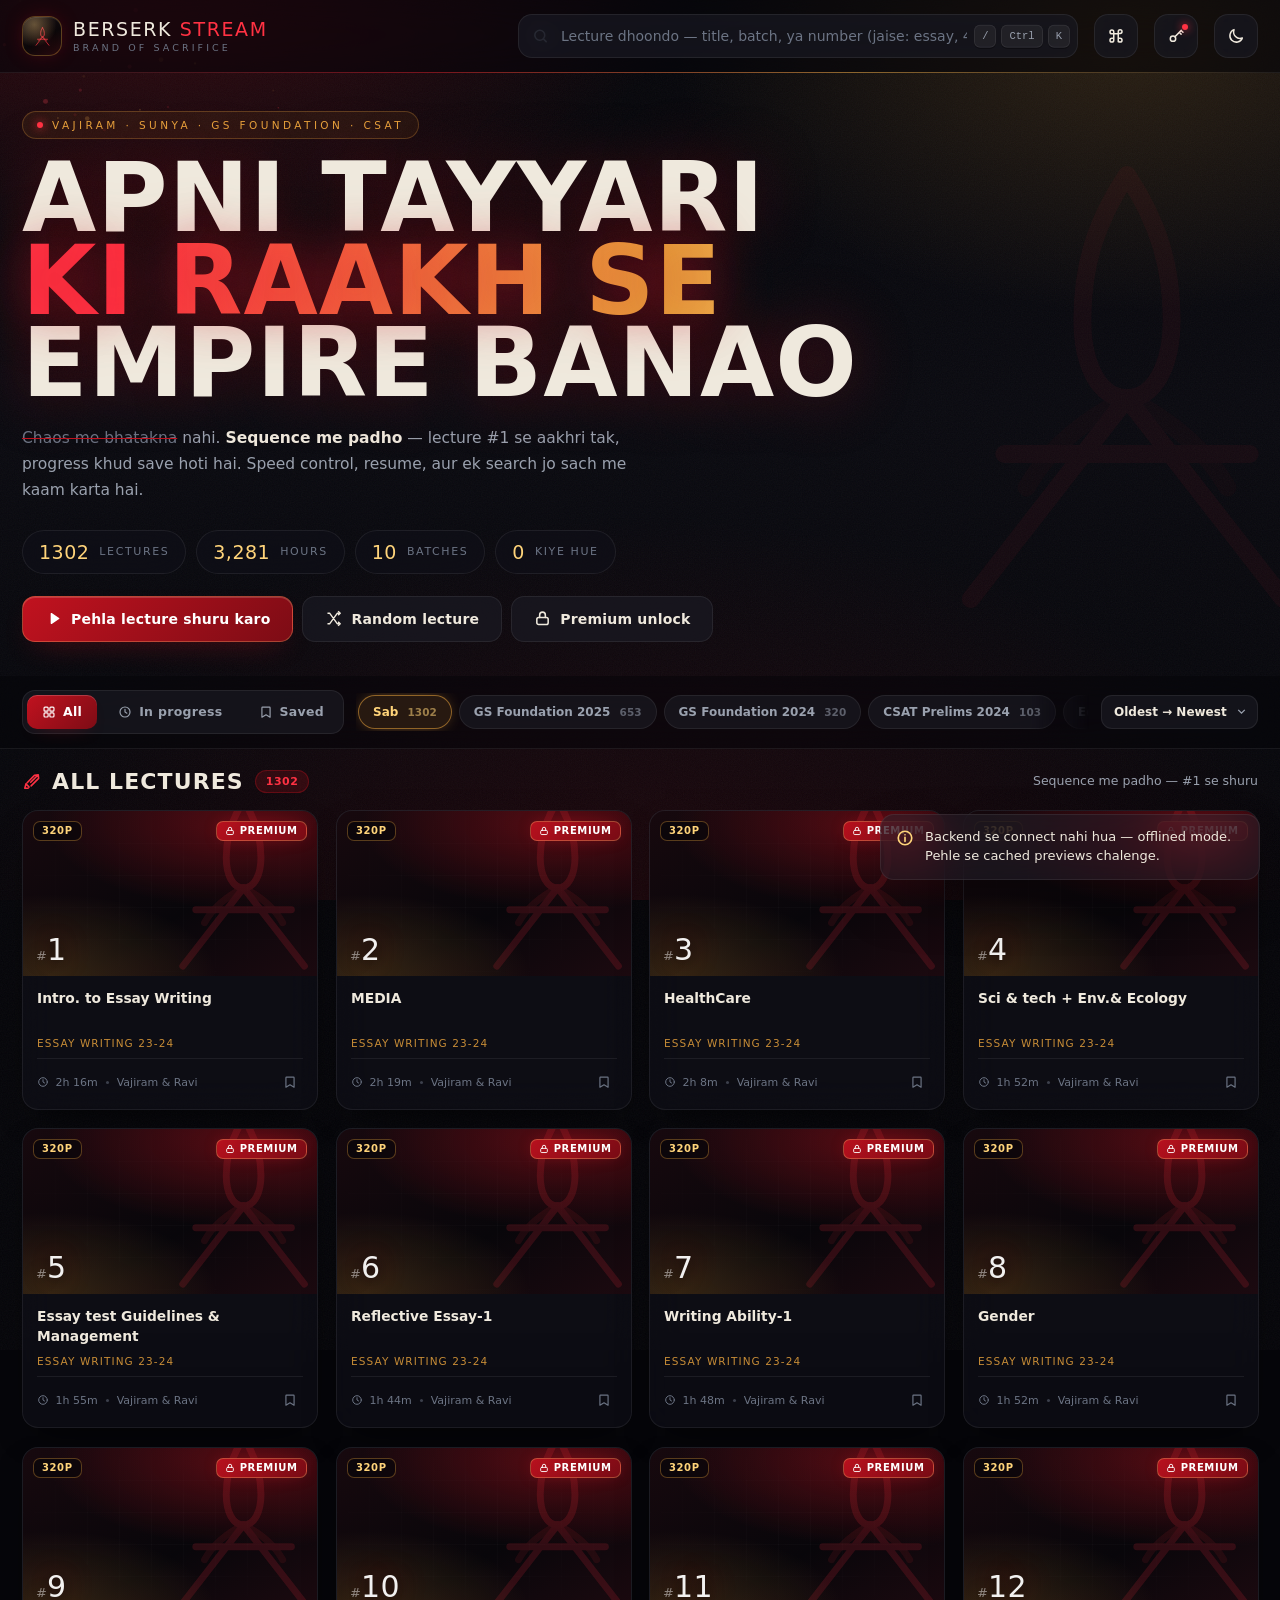
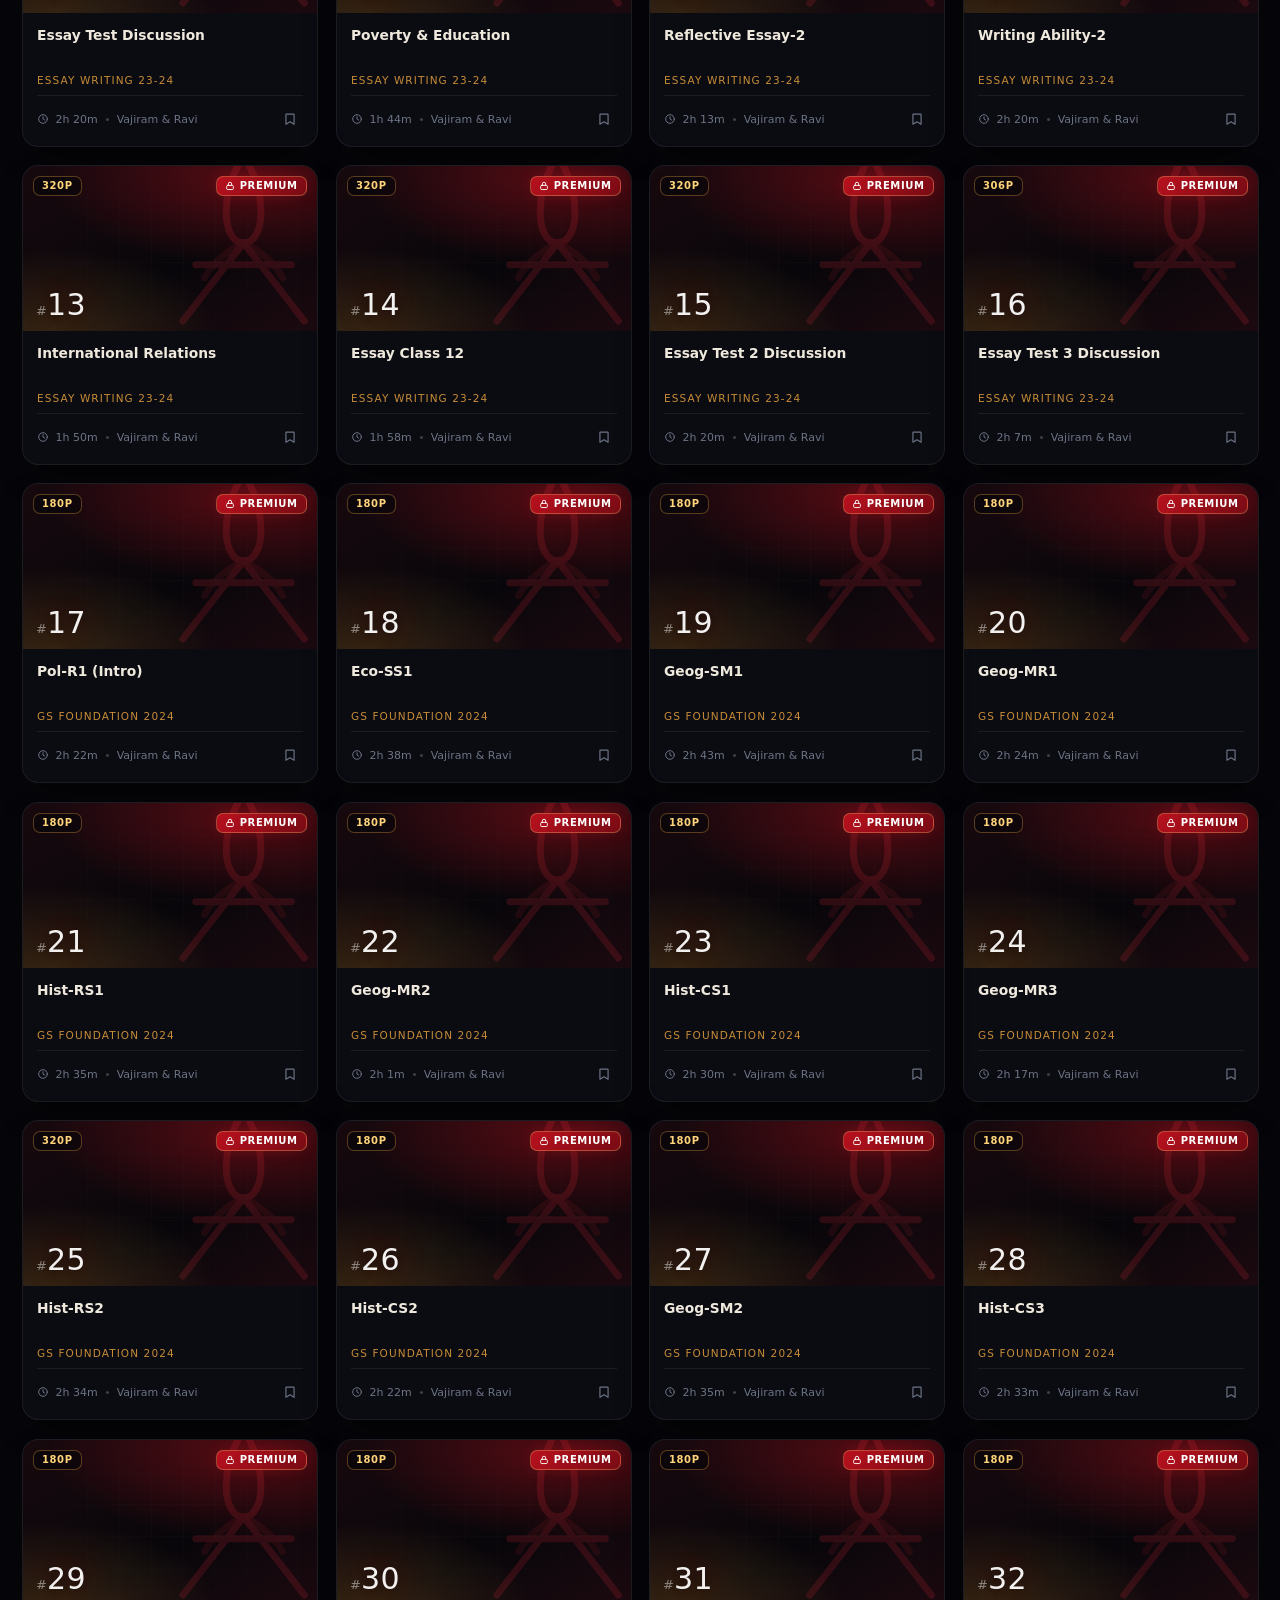
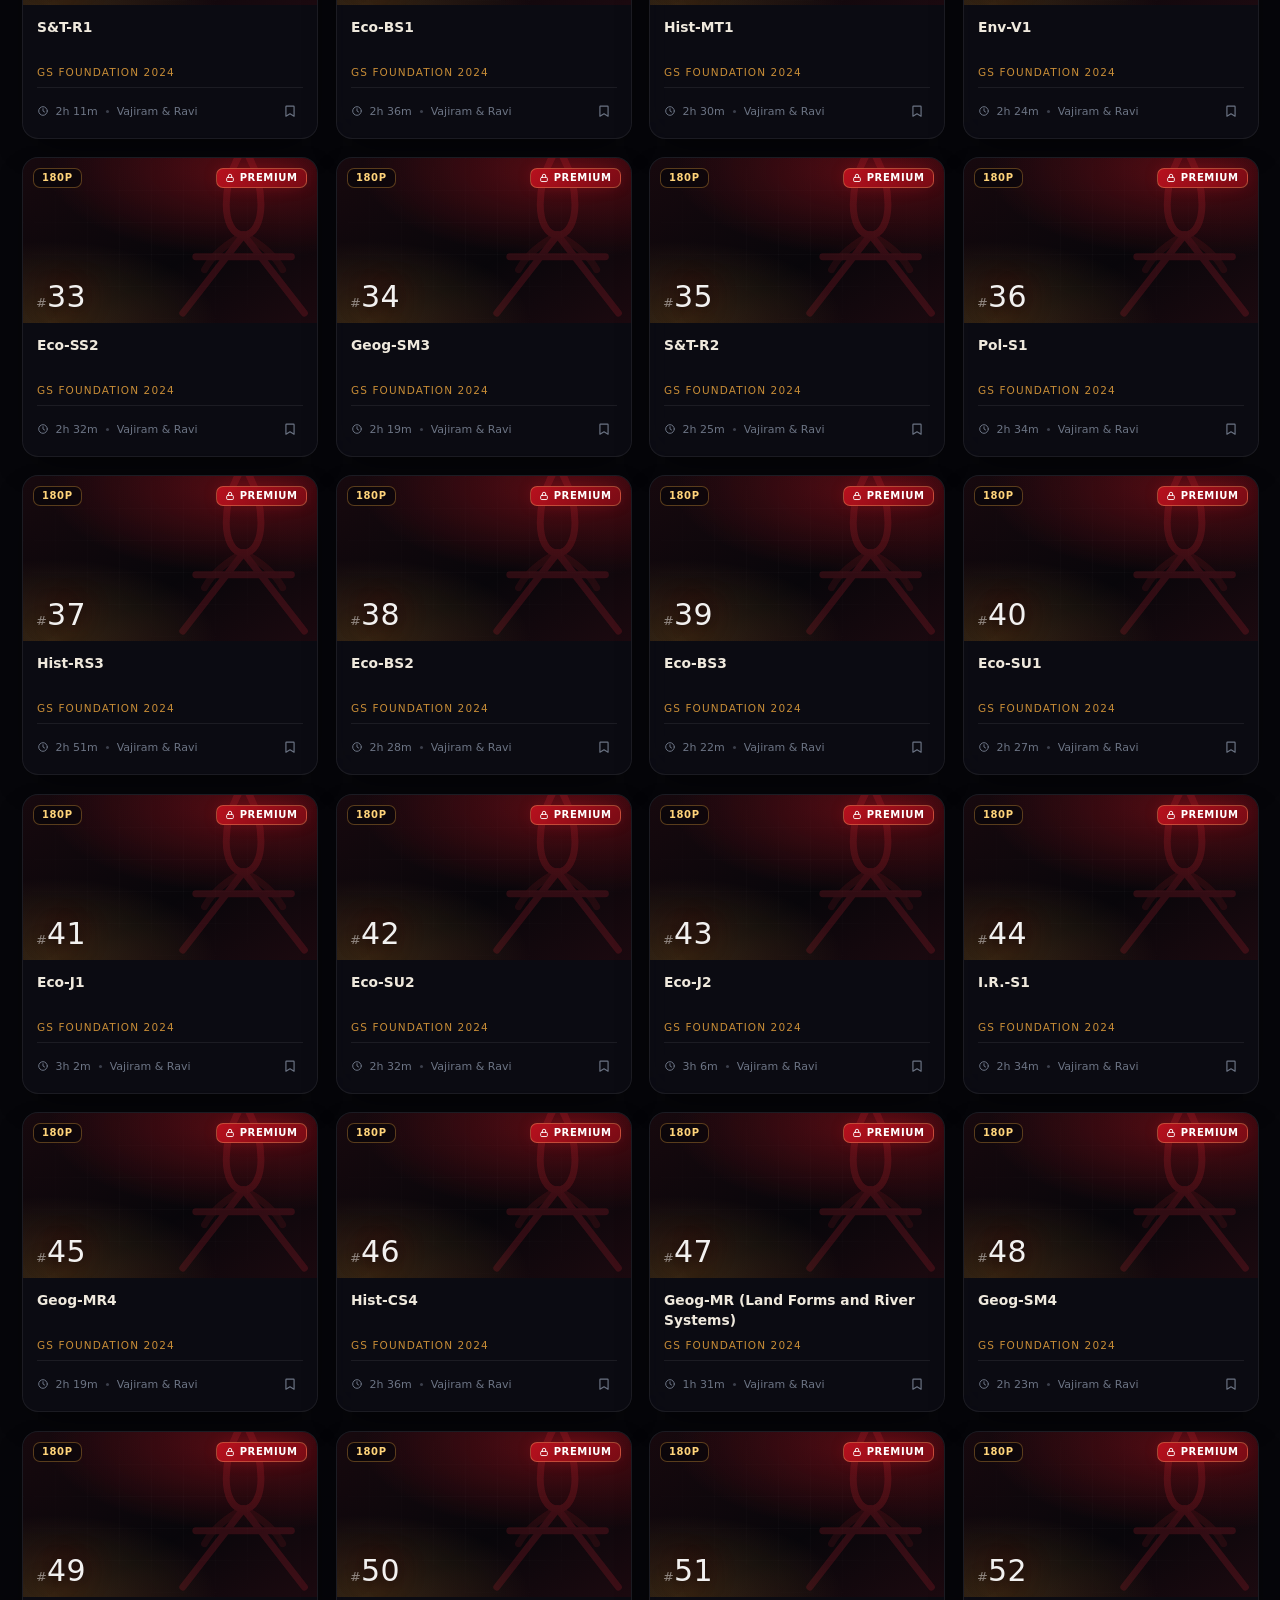
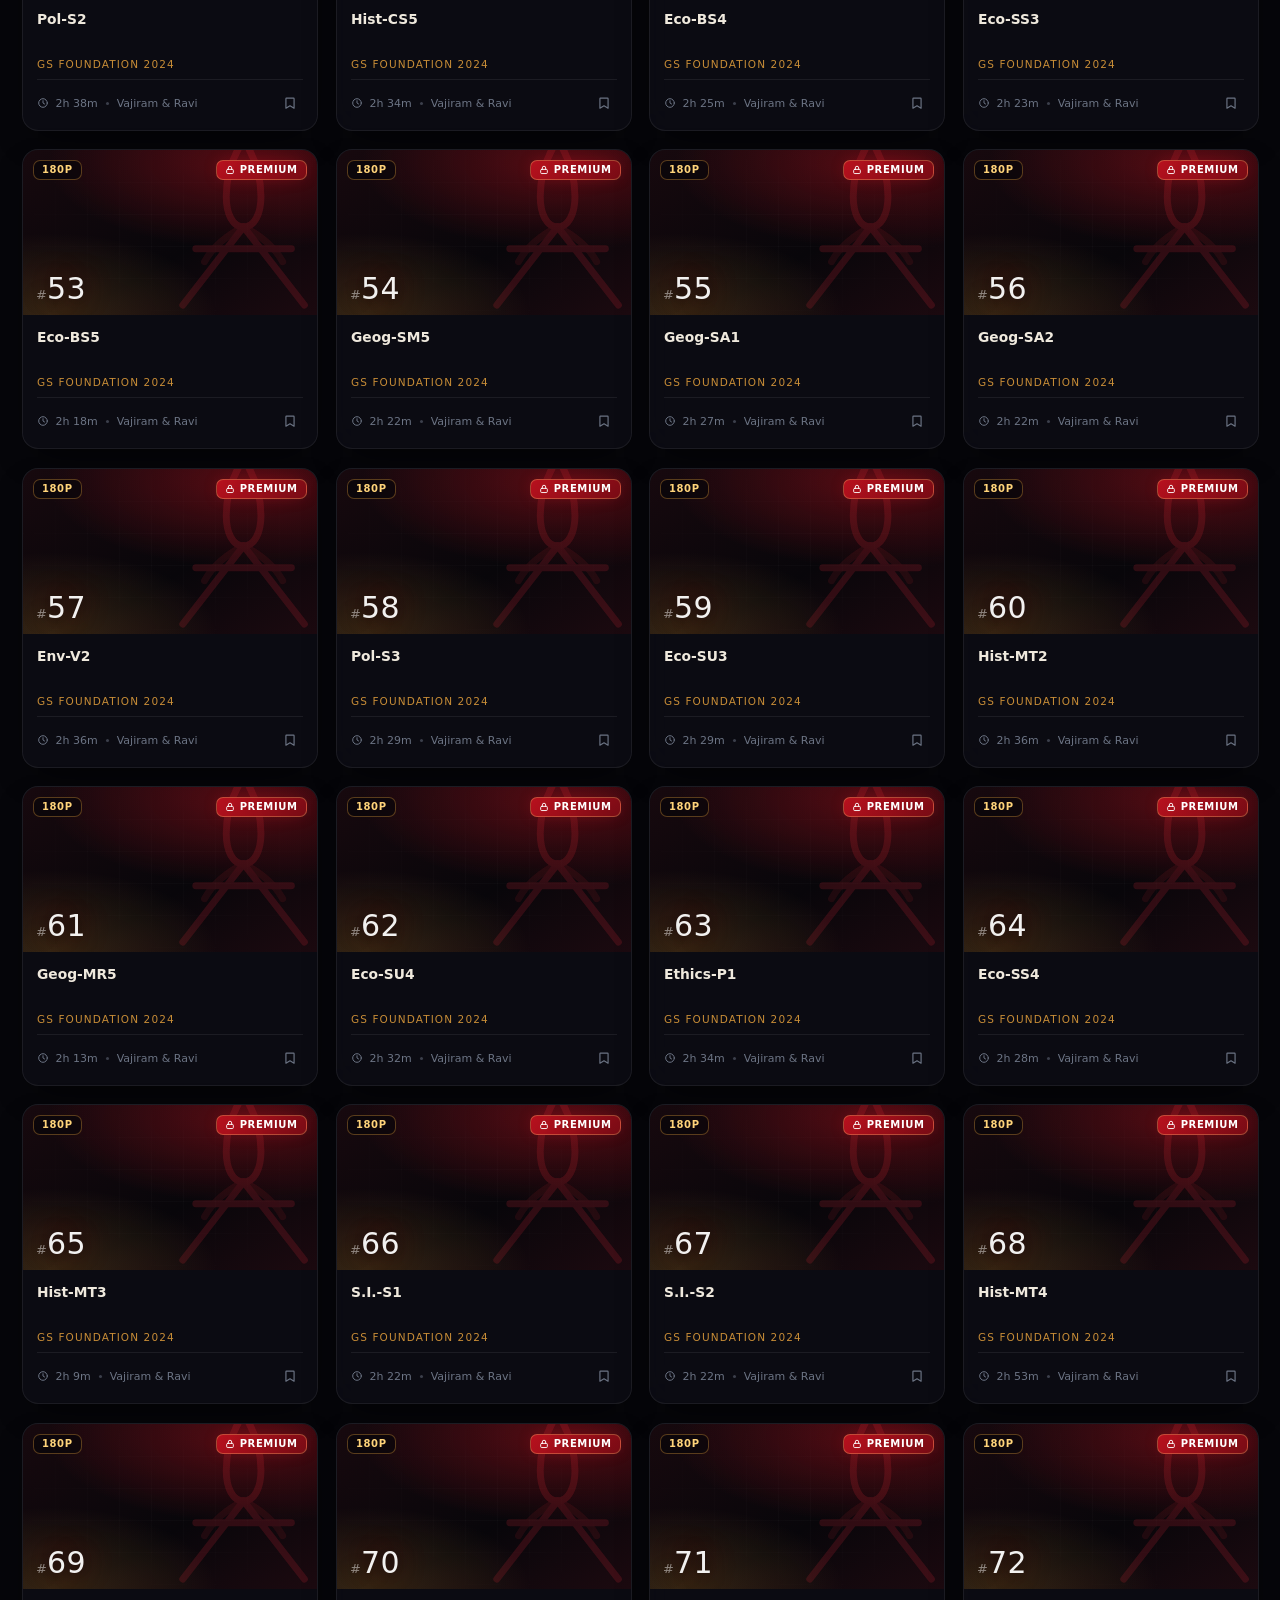
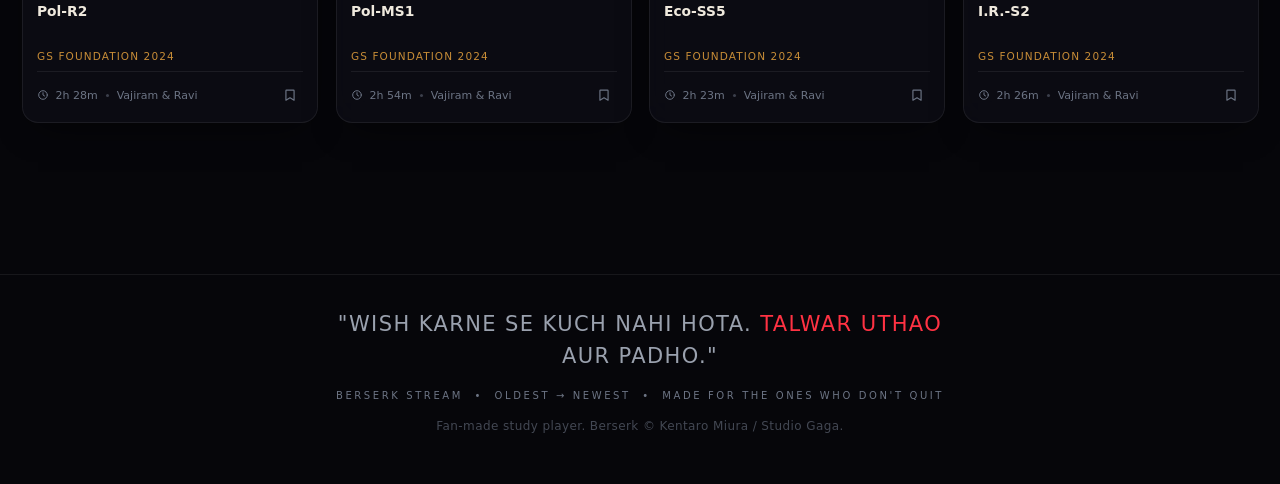
<file: index.html>
<!DOCTYPE html>
<html lang="hi" data-theme="night">
<head>
<meta charset="UTF-8" />
<meta name="viewport" content="width=device-width, initial-scale=1.0, viewport-fit=cover" />
<title>BERSERK STREAM — Lectures</title>
<meta name="description" content="Apni tayyari ka maidan. 1300+ lectures, oldest to newest, smooth glass UI. Padho, ladho, jeeto." />
<meta name="theme-color" content="#06060a" />
<link rel="icon" href="data:image/svg+xml,%3Csvg xmlns='http://www.w3.org/2000/svg' viewBox='0 0 100 100'%3E%3Crect width='100' height='100' rx='22' fill='%23110a0c'/%3E%3Cg fill='none' stroke='%23ff3243' stroke-width='6' stroke-linecap='round'%3E%3Cpath d='M50 16c6 9 8 17 8 25 0 8-3 13-8 13s-8-5-8-13c0-8 2-16 8-25z'/%3E%3Cpath d='M50 54 26 86M50 54l24 32M32 64h36'/%3E%3C/g%3E%3C/svg%3E" />
<link rel="stylesheet" href="css/style.css" />
<script>
  /* theme boot — flash of wrong theme se bachne ke liye */
  (function () {
    try {
      var t = localStorage.getItem("bs_theme");
      document.documentElement.setAttribute("data-theme", t === "dawn" ? "dawn" : "night");
    } catch (e) {}
  })();
</script>
</head>
<body>

<div class="backdrop"></div>
<div class="grain"></div>
<canvas id="embers"></canvas>
<div class="sigil" id="sigilSlot"></div>
<div class="scroll-progress" id="scrollProgress"></div>

<!-- ============================ TOPBAR ============================ -->
<header class="topbar">
  <div class="topbar-inner">
    <a class="brand" href="index.html" aria-label="Berserk Stream home">
      <span class="brand-mark" id="brandMark"></span>
      <span class="brand-text">
        <span class="brand-name">Berserk <b>Stream</b></span>
        <span class="brand-sub">Brand of Sacrifice</span>
      </span>
    </a>

    <div class="search-wrap">
      <span class="search-icon" aria-hidden="true">
        <svg viewBox="0 0 24 24" fill="none" stroke="currentColor" stroke-width="2.2" stroke-linecap="round"><circle cx="11" cy="11" r="7"/><path d="m20 20-3.6-3.6"/></svg>
      </span>
      <input id="searchInput" type="search" placeholder="Lecture dhoondo — title, batch, ya number (jaise: essay, 47, CSAT)" autocomplete="off" aria-label="Search lectures" />
      <div class="search-hints" aria-hidden="true"><kbd>/</kbd><kbd id="kbdMod">Ctrl</kbd><kbd>K</kbd></div>
    </div>

    <button class="icon-btn" id="paletteBtn" title="Command palette (Ctrl/⌘ + K)" aria-label="Open command palette">
      <svg viewBox="0 0 24 24" fill="none" stroke="currentColor" stroke-width="2" stroke-linecap="round"><path d="M9 6.5a2.5 2.5 0 1 0-2.5 2.5H9m0-2.5v11m0-8.5h6m0 0V6a2.5 2.5 0 1 1 2.5 2.5H15m0 0v11M9 17.5A2.5 2.5 0 1 1 6.5 15H9m6 2.5a2.5 2.5 0 1 0 2.5-2.5H15"/></svg>
    </button>

    <button class="icon-btn" id="keyBtn" data-open="gate" title="Activation / Premium" aria-label="Activation and premium">
      <svg viewBox="0 0 24 24" fill="none" stroke="currentColor" stroke-width="2" stroke-linecap="round"><circle cx="8" cy="15.5" r="3.6"/><path d="m10.6 12.9 8.4-8.4M16.4 7.1l2.4 2.4M18.9 4.6l2.4 2.4"/></svg>
      <span class="dot hidden" id="keyDot"></span>
    </button>

    <button class="icon-btn theme-btn" data-theme-toggle title="Theme: Night / Golden Age" aria-label="Toggle theme">
      <span class="i-sun"><svg viewBox="0 0 24 24" fill="none" stroke="currentColor" stroke-width="2" stroke-linecap="round"><circle cx="12" cy="12" r="4.2"/><path d="M12 2.5v2M12 19.5v2M2.5 12h2M19.5 12h2M5.2 5.2l1.4 1.4M17.4 17.4l1.4 1.4M18.8 5.2l-1.4 1.4M6.6 17.4l-1.4 1.4"/></svg></span>
      <span class="i-moon"><svg viewBox="0 0 24 24" fill="none" stroke="currentColor" stroke-width="2" stroke-linejoin="round"><path d="M20.5 14.6A8.6 8.6 0 0 1 9.4 3.5a8.6 8.6 0 1 0 11.1 11.1z"/></svg></span>
    </button>
  </div>
</header>

<div id="announce" class="announce hidden"><div class="announce-inner"><span style="display:inline-flex;width:16px;color:var(--ember)"><svg viewBox="0 0 24 24" fill="none" stroke="currentColor" stroke-width="2" stroke-linecap="round" stroke-linejoin="round"><path d="M4 9.5v5h3.5L15 19V5L7.5 9.5z"/><path d="M18.5 9a4 4 0 0 1 0 6"/></svg></span><span id="announceText"></span></div></div>

<main class="container">

  <!-- ============================ HERO ============================ -->
  <section class="hero" data-reveal>
    <div class="hero-eyebrow"><span class="live-dot"></span><span>Vajiram &middot; Sunya &middot; GS Foundation &middot; CSAT</span></div>
    <h1 class="hero-title">
      Apni tayyari
      <span class="line-2">ki raakh se</span>
      empire banao
    </h1>
    <p class="hero-sub">
      <span class="strike">Chaos me bhatakna</span> nahi. <b>Sequence me padho</b> — lecture #1 se aakhri tak,
      progress khud save hoti hai. Speed control, resume, aur ek search jo sach me kaam karta hai.
    </p>
    <div class="hero-stats" id="heroStats">
      <div class="stat-chip"><span class="n" id="statLectures">…</span><span class="l">Lectures</span></div>
      <div class="stat-chip"><span class="n" id="statHours">…</span><span class="l">Hours</span></div>
      <div class="stat-chip"><span class="n" id="statBatches">…</span><span class="l">Batches</span></div>
      <div class="stat-chip"><span class="n" id="statWatched">0</span><span class="l">Kiye hue</span></div>
    </div>
    <div class="action-row" style="margin-top:22px">
      <button class="btn btn-blood" id="resumeTopBtn">
        <svg viewBox="0 0 24 24" fill="currentColor"><path d="M8 5.14v13.72a1 1 0 0 0 1.54.84l10.3-6.86a1 1 0 0 0 0-1.68L9.54 4.3A1 1 0 0 0 8 5.14z"/></svg>
        <span id="resumeTopLabel">Shuru karo</span>
      </button>
      <button class="btn btn-ghost" id="randomBtn">
        <svg viewBox="0 0 24 24" fill="none" stroke="currentColor" stroke-width="2" stroke-linejoin="round"><path d="M3.5 4.5h3l11 15h3M3.5 19.5h3l11-15h3"/><path d="M18.5 1.8 21.5 4.5l-3 2.7M18.5 16.8l3 2.7-3 2.7"/></svg>
        Random lecture
      </button>
      <button class="btn btn-ghost" id="unlockCtaBtn">
        <svg viewBox="0 0 24 24" fill="none" stroke="currentColor" stroke-width="2.2" stroke-linecap="round"><rect x="4" y="10.5" width="16" height="10" rx="2.5"/><path d="M8 10.5V7a4 4 0 0 1 8 0v3.5"/></svg>
        <span id="unlockCtaLabel">Premium unlock</span>
      </button>
    </div>
    <div id="planNote" class="msg info hidden" style="margin-top:14px"></div>
  </section>

  <!-- ============================ CONTINUE ============================ -->
  <section id="continueSection" class="hidden" data-reveal>
    <div class="section-head">
      <h2 class="section-title">
        <svg viewBox="0 0 24 24" fill="currentColor"><path d="M8 5.14v13.72a1 1 0 0 0 1.54.84l10.3-6.86a1 1 0 0 0 0-1.68L9.54 4.3A1 1 0 0 0 8 5.14z"/></svg>
        Continue <span class="slash">/</span> Jahan chhoda tha
      </h2>
      <button class="link-btn" id="clearProgressBtn">History saaf karo</button>
    </div>
    <div class="resume-rail" id="resumeRail"></div>
  </section>

  <!-- ============================ TOOLBAR ============================ -->
  <div class="toolbar" id="toolbar">
    <div class="tabs" role="tablist" aria-label="View filter">
      <button class="tab active" data-tab="all" role="tab" aria-selected="true">
        <svg viewBox="0 0 24 24" fill="none" stroke="currentColor" stroke-width="2" stroke-linejoin="round"><rect x="3.5" y="3.5" width="7" height="7" rx="1.6"/><rect x="13.5" y="3.5" width="7" height="7" rx="1.6"/><rect x="3.5" y="13.5" width="7" height="7" rx="1.6"/><rect x="13.5" y="13.5" width="7" height="7" rx="1.6"/></svg>
        All
      </button>
      <button class="tab" data-tab="progress" role="tab" aria-selected="false">
        <svg viewBox="0 0 24 24" fill="none" stroke="currentColor" stroke-width="2" stroke-linecap="round"><circle cx="12" cy="12" r="8.6"/><path d="M12 7.4V12l3.2 2"/></svg>
        In progress
      </button>
      <button class="tab" data-tab="saved" role="tab" aria-selected="false">
        <svg viewBox="0 0 24 24" fill="none" stroke="currentColor" stroke-width="2" stroke-linejoin="round"><path d="M6 3.5h12a1 1 0 0 1 1 1V21l-7-4.2L5 21V4.5a1 1 0 0 1 1-1z"/></svg>
        Saved <span class="badge hidden" id="savedBadge">0</span>
      </button>
    </div>

    <div class="pill-scroller" id="batchPills" aria-label="Batch filter"></div>

    <div class="sort-wrap">
      <select id="sortSelect" class="select-mini" aria-label="Sort">
        <option value="oldest">Oldest → Newest</option>
        <option value="newest">Newest → Oldest</option>
        <option value="short">Chhote pehle</option>
        <option value="long">Lambe pehle</option>
      </select>
    </div>
  </div>

  <div class="section-head" style="margin-top:6px">
    <h2 class="section-title">
      <svg viewBox="0 0 24 24" fill="none" stroke="currentColor" stroke-width="2" stroke-linecap="round" stroke-linejoin="round"><path d="M20.5 3.5 11 13M20.5 3.5 21 8l-9.5 9.5M20.5 3.5 16 4l-9.5 9.5M5 15l4 4M3.5 20.5 5 15l4 4-1.5 1.5z"/></svg>
      <span id="listTitle">All lectures</span>
      <span class="count-pill" id="resultCount">…</span>
    </h2>
    <span class="msg info" id="orderHint" style="margin:0">Sequence me padho — #1 se shuru</span>
  </div>

  <div class="grid" id="grid" aria-live="polite"></div>
  <div id="statusSlot"></div>
  <div id="sentinel" class="sentinel"></div>
  <div id="endSlot"></div>
</main>

<footer class="footer">
  <p class="quote">"Wish karne se kuch nahi hota. <em>Talwar uthao</em> aur padho."</p>
  <p class="fm">BERSERK STREAM &nbsp;•&nbsp; Oldest → Newest &nbsp;•&nbsp; Made for the ones who don't quit</p>
  <p style="margin-top:10px;opacity:.6">Fan-made study player. Berserk © Kentaro Miura / Studio Gaga.</p>
</footer>

<!-- ============================ GATE / ACTIVATION DIALOG ============================ -->
<div id="gateOverlay" class="overlay hidden">
  <div class="dialog glass-edge" role="dialog" aria-modal="true" aria-labelledby="gateTitle">
    <button class="dialog-x" data-close="gateOverlay" aria-label="Close"><svg viewBox="0 0 24 24" fill="none" stroke="currentColor" stroke-width="2.4" stroke-linecap="round"><path d="M6 6l12 12M18 6 6 18"/></svg></button>
    <div class="dialog-brand" id="gateBrand"></div>
    <h2 class="dialog-title" id="gateTitle">Activation <em>chahiye</em></h2>
    <p class="dialog-sub">Ek key = ek device. Apni <b>Activation Key</b> ya offline-cash <b>SUB voucher</b> yahan daalo.</p>

    <div class="seg">
      <label><input type="radio" name="keyMode" value="ls" checked /><span><svg viewBox="0 0 24 24" fill="none" stroke="currentColor" stroke-width="2.1" stroke-linecap="round" style="width:13px;height:13px"><circle cx="8" cy="15.5" r="3.6"/><path d="m10.6 12.9 8.4-8.4M16.4 7.1l2.4 2.4M18.9 4.6l2.4 2.4"/></svg> LS Key</span></label>
      <label><input type="radio" name="keyMode" value="sub" /><span><svg viewBox="0 0 24 24" fill="none" stroke="currentColor" stroke-width="2" stroke-linejoin="round" style="width:13px;height:13px"><path d="M3.5 8.5A2 2 0 0 1 5.5 6.5h13a2 2 0 0 1 2 2V10a2 2 0 0 0 0 4v1.5a2 2 0 0 1-2 2h-13a2 2 0 0 1-2-2V14a2 2 0 0 0 0-4z"/><path d="M12 9v6" stroke-dasharray="2 2"/></svg> SUB Voucher</span></label>
    </div>

    <div class="field">
      <label class="field-label" for="keyInput">Key / voucher code</label>
      <input id="keyInput" class="input" type="text" placeholder="LS-XXXXXX ya SUB-XXXX" autocomplete="off" spellcheck="false" autofocus />
    </div>
    <button id="activateBtn" class="btn btn-blood btn-block">Activate karo</button>
    <p id="gateMsg" class="msg"></p>

    <div class="dialog-foot">
      <button class="link-btn" id="clearKeyBtn">Is device ki key hatao</button>
      <a class="link-btn" href="index.html" id="reloadLink">Refresh</a>
    </div>

    <button id="adminToggle" class="admin-toggle">
      <svg viewBox="0 0 24 24" fill="none" stroke="currentColor" stroke-width="2" stroke-linejoin="round"><path d="M3 18h18M4.5 18 2.6 8.2l5.4 3.4L12 4.5l4 7.1 5.4-3.4L19.5 18"/></svg>
      Admin panel
    </button>

    <div id="adminBox" class="admin-box hidden">
      <p class="msg info" style="margin-top:0">Wo password daalo jo server pe <b>ADMIN_PASS</b> set hai.</p>
      <div class="admin-row">
        <input id="adminPassInput" type="password" placeholder="Admin password" class="input" autocomplete="off" />
        <button id="adminUnlockBtn" class="btn btn-ghost btn-sm" style="height:46px">Unlock</button>
      </div>
      <p id="adminMsg" class="msg"></p>

      <div id="adminStats" class="hidden">
        <div class="stat-grid">
          <div class="stat-cell"><span class="n" id="statTotal">0</span><span class="l">Total keys</span></div>
          <div class="stat-cell"><span class="n" id="statUsed">0</span><span class="l">Used</span></div>
          <div class="stat-cell"><span class="n" id="statAvail">0</span><span class="l">Bachi</span></div>
          <div class="stat-cell"><span class="n" id="statExpired">0</span><span class="l">Expired</span></div>
        </div>
        <p id="adminViews" class="msg info hidden" style="margin-top:0"></p>

        <h3 class="admin-title">Naya key banao</h3>
        <div class="admin-row">
          <input id="noteInput" type="text" placeholder="Note (kis batch / kaun)" class="input" />
          <select id="daysSelect" class="select" style="flex:0 1 170px">
            <option value="30">1 mahina</option>
            <option value="90">3 mahine</option>
            <option value="180">6 mahine</option>
            <option value="365">1 saal</option>
            <option value="0">Lifetime</option>
          </select>
        </div>
        <div class="admin-row" style="margin-top:8px">
          <button id="genKeyBtn" class="btn btn-ember btn-sm" style="flex:1">Generate key</button>
          <button id="exportBtn" class="btn btn-ghost btn-sm" style="flex:1">CSV export</button>
        </div>
        <p id="genMsg" class="msg"></p>

        <h3 class="admin-title">Saari keys</h3>
        <div class="table-scroll">
          <table class="data">
            <thead><tr><th>Key</th><th>Note</th><th>Email</th><th>Status</th><th>Din</th><th>Expiry</th><th></th></tr></thead>
            <tbody id="keylistBody"><tr><td colspan="7" class="msg info" style="text-align:center">Unlock karke dekho…</td></tr></tbody>
          </table>
        </div>

        <h3 class="admin-title">Redeem requests</h3>
        <div class="table-scroll">
          <table class="data">
            <thead><tr><th>REF</th><th>Email</th><th>Pack</th><th>Price</th><th>Status</th><th>Action</th></tr></thead>
            <tbody id="reqBody"><tr><td colspan="6" class="msg info" style="text-align:center">Unlock karke dekho…</td></tr></tbody>
          </table>
        </div>
      </div>
    </div>
  </div>
</div>

<!-- ============================ PREMIUM OFFER DIALOG ============================ -->
<div id="offerOverlay" class="overlay hidden">
  <div class="dialog glass-edge" role="dialog" aria-modal="true" aria-labelledby="offerTitle">
    <button class="dialog-x" data-close="offerOverlay" aria-label="Close"><svg viewBox="0 0 24 24" fill="none" stroke="currentColor" stroke-width="2.4" stroke-linecap="round"><path d="M6 6l12 12M18 6 6 18"/></svg></button>
    <div class="dialog-brand" id="offerBrand"></div>
    <h2 class="dialog-title" id="offerTitle">Ye lecture <em>sealed</em> hai</h2>
    <p class="dialog-sub">Pehle kuch lectures <b>free preview</b> hain. Baaki ke liye ek pack lo — offline cash ya UPI se, koi auto-renewal nahi.</p>

    <div class="field">
      <label class="field-label" for="tierSelect">Pack chuno</label>
      <select id="tierSelect" class="select"></select>
    </div>
    <div class="tier-price" id="tierPrice"></div>

    <div class="field">
      <label class="field-label" for="offerEmail">Email (key yahin aayegi)</label>
      <input id="offerEmail" type="email" placeholder="you@example.com" class="input" autocomplete="email" />
    </div>
    <button id="offerBtn" class="btn btn-blood btn-block">Request karo</button>
    <p id="offerMsg" class="msg"></p>

    <div id="offerResult" class="ref-box hidden">
      <p class="ref-label">Tumhara reference code</p>
      <p class="ref-code" id="offerRef">—</p>
      <p class="msg info" style="margin-top:10px">Ye code admin ko dikhao + cash do. Mark-paid hote hi activation key email pe aa jayegi.</p>
    </div>

    <div class="dialog-foot">
      <button class="link-btn" id="haveKeyLink">Key already hai? Activate</button>
      <button class="link-btn" data-close="offerOverlay">Band karo</button>
    </div>
  </div>
</div>

<!-- ============================ COMMAND PALETTE ============================ -->
<div id="paletteOverlay" class="overlay palette-overlay hidden">
  <div class="palette" role="dialog" aria-modal="true" aria-label="Command palette">
    <div class="palette-input-wrap">
      <svg viewBox="0 0 24 24" fill="none" stroke="currentColor" stroke-width="2.2" stroke-linecap="round"><circle cx="11" cy="11" r="7"/><path d="m20 20-3.6-3.6"/></svg>
      <input id="paletteInput" placeholder="Lecture dhoondo, ya command likho…" autocomplete="off" spellcheck="false" />
      <kbd>esc</kbd>
    </div>
    <div class="palette-list" id="paletteList"></div>
    <div class="palette-foot">
      <span><kbd>↑</kbd><kbd>↓</kbd> navigate</span>
      <span><kbd>↵</kbd> open</span>
      <span><kbd>esc</kbd> band</span>
    </div>
  </div>
</div>

<script src="js/config.js"></script>
<script src="js/auth.js"></script>
<script src="js/ui.js"></script>
<script src="js/app.js"></script>
</body>
</html>
</file>
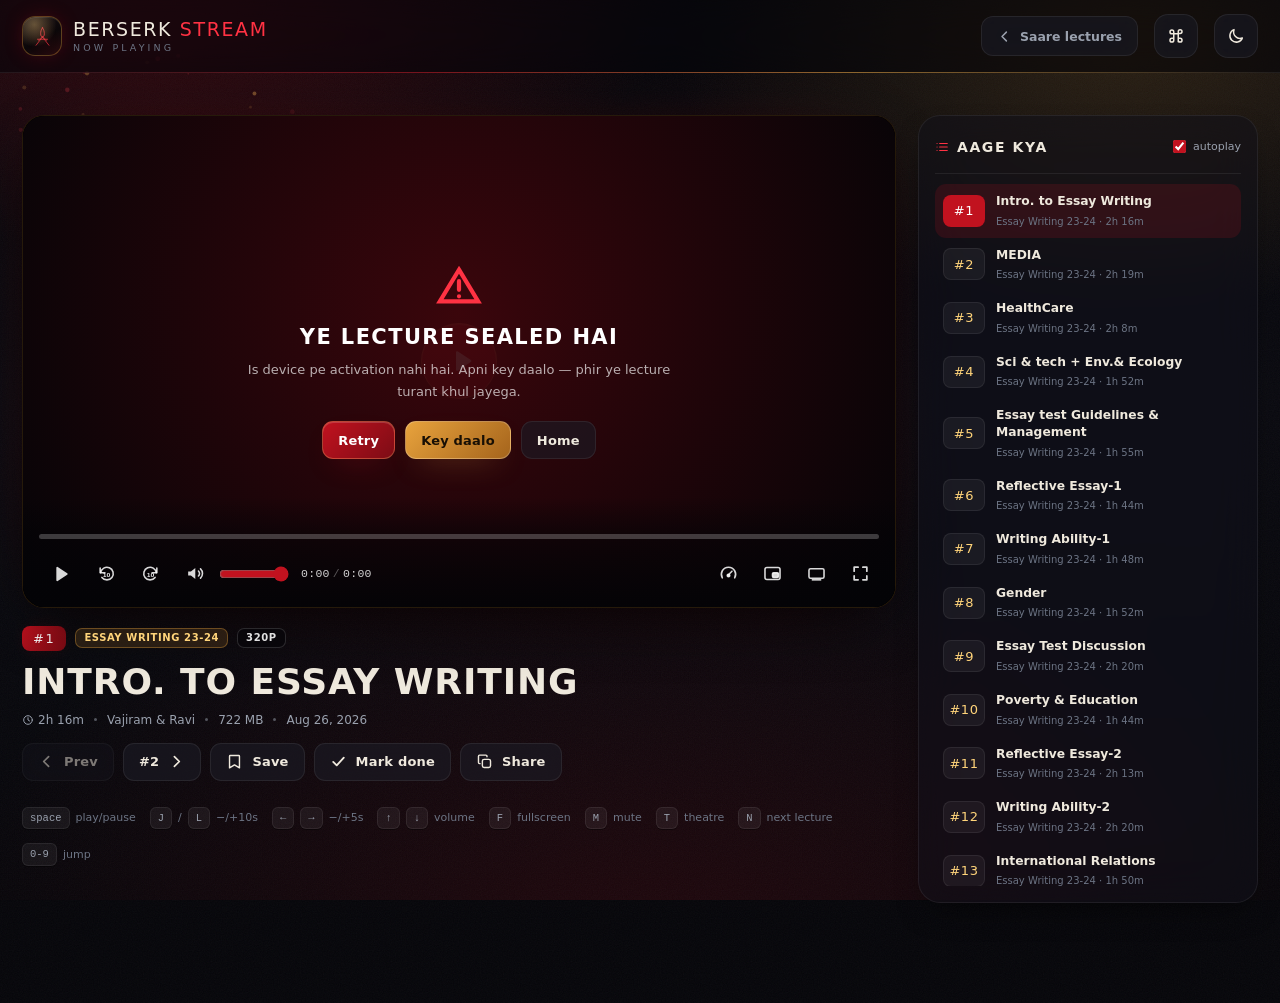
<file: player.html>
<!DOCTYPE html>
<html lang="hi" data-theme="night">
<head>
<meta charset="UTF-8" />
<meta name="viewport" content="width=device-width, initial-scale=1.0, viewport-fit=cover" />
<title>Play — BERSERK STREAM</title>
<meta name="theme-color" content="#06060a" />
<link rel="icon" href="data:image/svg+xml,%3Csvg xmlns='http://www.w3.org/2000/svg' viewBox='0 0 100 100'%3E%3Crect width='100' height='100' rx='22' fill='%23110a0c'/%3E%3Cg fill='none' stroke='%23ff3243' stroke-width='6' stroke-linecap='round'%3E%3Cpath d='M50 16c6 9 8 17 8 25 0 8-3 13-8 13s-8-5-8-13c0-8 2-16 8-25z'/%3E%3Cpath d='M50 54 26 86M50 54l24 32M32 64h36'/%3E%3C/g%3E%3C/svg%3E" />
<link rel="stylesheet" href="css/style.css" />
<script>
  (function () {
    try {
      var t = localStorage.getItem("bs_theme");
      document.documentElement.setAttribute("data-theme", t === "dawn" ? "dawn" : "night");
    } catch (e) {}
  })();
</script>
</head>
<body class="player-body">

<div class="backdrop"></div>
<div class="grain"></div>
<canvas id="embers"></canvas>
<div class="scroll-progress" id="scrollProgress"></div>

<header class="topbar">
  <div class="topbar-inner">
    <a class="brand" href="index.html" aria-label="Berserk Stream home">
      <span class="brand-mark" id="brandMark"></span>
      <span class="brand-text">
        <span class="brand-name">Berserk <b>Stream</b></span>
        <span class="brand-sub">Now playing</span>
      </span>
    </a>
    <a href="index.html" class="back-link" style="margin-left:auto">
      <svg viewBox="0 0 24 24" fill="none" stroke="currentColor" stroke-width="2.4" stroke-linecap="round" stroke-linejoin="round"><path d="M15 5l-7 7 7 7"/></svg>
      Saare lectures
    </a>
    <button class="icon-btn" id="paletteBtn" title="Command palette (Ctrl/⌘ + K)" aria-label="Command palette">
      <svg viewBox="0 0 24 24" fill="none" stroke="currentColor" stroke-width="2" stroke-linecap="round"><path d="M9 6.5a2.5 2.5 0 1 0-2.5 2.5H9m0-2.5v11m0-8.5h6m0 0V6a2.5 2.5 0 1 1 2.5 2.5H15m0 0v11M9 17.5A2.5 2.5 0 1 1 6.5 15H9m6 2.5a2.5 2.5 0 1 0 2.5-2.5H15"/></svg>
    </button>
    <button class="icon-btn theme-btn" data-theme-toggle title="Theme" aria-label="Toggle theme">
      <span class="i-sun"><svg viewBox="0 0 24 24" fill="none" stroke="currentColor" stroke-width="2" stroke-linecap="round"><circle cx="12" cy="12" r="4.2"/><path d="M12 2.5v2M12 19.5v2M2.5 12h2M19.5 12h2M5.2 5.2l1.4 1.4M17.4 17.4l1.4 1.4M18.8 5.2l-1.4 1.4M6.6 17.4l-1.4 1.4"/></svg></span>
      <span class="i-moon"><svg viewBox="0 0 24 24" fill="none" stroke="currentColor" stroke-width="2" stroke-linejoin="round"><path d="M20.5 14.6A8.6 8.6 0 0 1 9.4 3.5a8.6 8.6 0 1 0 11.1 11.1z"/></svg></span>
    </button>
  </div>
</header>

<main class="player-container">
  <div class="player-layout">

    <!-- ============ STAGE ============ -->
    <div>
      <div class="stage" id="stage">
        <div class="stage-frame">
          <video id="video" playsinline preload="metadata"></video>

          <div class="buffer-spin" id="bufferSpin"><i></i></div>

          <div class="center-play" id="centerPlay">
            <button id="centerPlayBtn" aria-label="Play">
              <svg viewBox="0 0 24 24" fill="currentColor"><path d="M8 5.14v13.72a1 1 0 0 0 1.54.84l10.3-6.86a1 1 0 0 0 0-1.68L9.54 4.3A1 1 0 0 0 8 5.14z"/></svg>
            </button>
          </div>

          <div class="player-error" id="playerError">
            <div>
              <div class="pe-ico">
                <svg viewBox="0 0 24 24" fill="none" stroke="currentColor" stroke-width="2.2" stroke-linecap="round"><path d="M12 3.5 22 20H2z"/><path d="M12 9.5v4.5M12 17.4h.01"/></svg>
              </div>
              <h3 id="peTitle">Video nahi chala</h3>
              <p id="peBody">Ho sakta hai backend sleep me ho (free tier) — 30-60 second wait karke retry karo. Ya file ka format browser support nahi karta (MKV ho to Chrome/Edge try karo).</p>
              <div style="display:flex;gap:10px;justify-content:center;flex-wrap:wrap">
                <button class="btn btn-blood btn-sm" id="retryBtn">Retry</button>
                <button class="btn btn-ember btn-sm hidden" id="unlockBtn">Key daalo</button>
                <a class="btn btn-ghost btn-sm" href="index.html">Home</a>
              </div>
            </div>
          </div>

          <!-- custom controls -->
          <div class="ctrl-bar" id="ctrlBar">
            <div class="seek-wrap" id="seekWrap">
              <div class="seek-track">
                <div class="seek-buf" id="seekBuf"></div>
                <div class="seek-play" id="seekPlay"></div>
              </div>
              <div class="seek-thumb" id="seekThumb"></div>
              <div class="seek-tip" id="seekTip">0:00</div>
            </div>
            <div class="ctrl-row">
              <button class="ctrl-btn big" id="ppBtn" aria-label="Play/Pause"></button>
              <button class="ctrl-btn" id="back10Btn" aria-label="10 second peeche"></button>
              <button class="ctrl-btn" id="fwd10Btn" aria-label="10 second aage"></button>
              <button class="ctrl-btn" id="muteBtn" aria-label="Mute"></button>
              <input id="volInput" type="range" min="0" max="1" step="0.05" value="1" aria-label="Volume"
                style="width:70px;accent-color:#c1121f;cursor:pointer" />
              <span class="ctrl-time"><span id="tCur">0:00</span><span class="sep">/</span><span id="tDur">0:00</span></span>
              <span class="ctrl-spacer"></span>
              <button class="ctrl-btn" id="speedBtn" aria-label="Playback speed"></button>
              <button class="ctrl-btn" id="pipBtn" aria-label="Picture in picture"></button>
              <button class="ctrl-btn" id="theatreBtn" aria-label="Theatre mode"></button>
              <button class="ctrl-btn" id="fsBtn" aria-label="Fullscreen"></button>
            </div>
          </div>

          <div class="speed-pop hidden" id="speedPop">
            <span class="sp-label">Playback speed</span>
          </div>
        </div>
      </div>

      <!-- lecture head -->
      <div class="lec-head">
        <div class="lec-kicker">
          <span class="lec-num" id="lecNum">#—</span>
          <span class="chip" id="lecBatch" style="background:rgba(232,163,61,.14);color:var(--ember-2);border-color:rgba(232,163,61,.35)">—</span>
          <span class="chip" id="lecRes">—</span>
        </div>
        <h1 class="lec-title" id="lecTitle">Load ho raha hai…</h1>
        <div class="lec-meta" id="lecMeta"></div>
      </div>

      <div class="action-row">
        <button class="btn btn-ghost btn-sm" id="prevBtn">
          <svg viewBox="0 0 24 24" fill="none" stroke="currentColor" stroke-width="2.4" stroke-linecap="round" stroke-linejoin="round"><path d="M15 5l-7 7 7 7"/></svg>
          <span id="prevLabel">Prev</span>
        </button>
        <button class="btn btn-ghost btn-sm" id="nextBtn">
          <span id="nextLabel">Next</span>
          <svg viewBox="0 0 24 24" fill="none" stroke="currentColor" stroke-width="2.4" stroke-linecap="round" stroke-linejoin="round"><path d="m9 5 7 7-7 7"/></svg>
        </button>
        <button class="btn btn-ghost btn-sm" id="bmBtn">
          <svg viewBox="0 0 24 24" fill="none" stroke="currentColor" stroke-width="2" stroke-linejoin="round"><path d="M6 3.5h12a1 1 0 0 1 1 1V21l-7-4.2L5 21V4.5a1 1 0 0 1 1-1z"/></svg>
          <span id="bmLabel">Save</span>
        </button>
        <button class="btn btn-ghost btn-sm" id="doneBtn">
          <svg viewBox="0 0 24 24" fill="none" stroke="currentColor" stroke-width="2.6" stroke-linecap="round" stroke-linejoin="round"><path d="m4.5 12.5 5 5 10-11"/></svg>
          Mark done
        </button>
        <button class="btn btn-ghost btn-sm" id="copyBtn">
          <svg viewBox="0 0 24 24" fill="none" stroke="currentColor" stroke-width="2" stroke-linejoin="round"><rect x="9" y="9" width="11.5" height="11.5" rx="2.4"/><path d="M6.5 15H5a1.5 1.5 0 0 1-1.5-1.5V4.5A1.5 1.5 0 0 1 5 3h9a1.5 1.5 0 0 1 1.5 1.5V6"/></svg>
          Share
        </button>
      </div>

      <div id="autoplaySlot"></div>

      <div class="kbd-hints">
        <span><kbd>space</kbd> play/pause</span>
        <span><kbd>J</kbd>/<kbd>L</kbd> −/+10s</span>
        <span><kbd>←</kbd><kbd>→</kbd> −/+5s</span>
        <span><kbd>↑</kbd><kbd>↓</kbd> volume</span>
        <span><kbd>F</kbd> fullscreen</span>
        <span><kbd>M</kbd> mute</span>
        <span><kbd>T</kbd> theatre</span>
        <span><kbd>N</kbd> next lecture</span>
        <span><kbd>0-9</kbd> jump</span>
      </div>
    </div>

    <!-- ============ UP NEXT ============ -->
    <aside class="upnext-panel">
      <div class="upnext-head">
        <h2>
          <svg viewBox="0 0 24 24" fill="none" stroke="currentColor" stroke-width="2" stroke-linecap="round"><path d="M8 6h13M8 12h13M8 18h13M3.5 6h.01M3.5 12h.01M3.5 18h.01"/></svg>
          Aage kya
        </h2>
        <label class="link-btn" style="font-size:11px;cursor:pointer">
          <input type="checkbox" id="autoplayToggle" style="accent-color:#c1121f" />
          autoplay
        </label>
      </div>
      <div class="upnext-scroll" id="upnext"></div>
    </aside>
  </div>
</main>

<!-- ============ PALETTE (player me bhi) ============ -->
<div id="paletteOverlay" class="overlay palette-overlay hidden">
  <div class="palette" role="dialog" aria-modal="true" aria-label="Command palette">
    <div class="palette-input-wrap">
      <svg viewBox="0 0 24 24" fill="none" stroke="currentColor" stroke-width="2.2" stroke-linecap="round"><circle cx="11" cy="11" r="7"/><path d="m20 20-3.6-3.6"/></svg>
      <input id="paletteInput" placeholder="Lecture dhoondo ya command likho…" autocomplete="off" spellcheck="false" />
      <kbd>esc</kbd>
    </div>
    <div class="palette-list" id="paletteList"></div>
    <div class="palette-foot">
      <span><kbd>↑</kbd><kbd>↓</kbd> navigate</span>
      <span><kbd>↵</kbd> open</span>
    </div>
  </div>
</div>

<script src="js/config.js"></script>
<script src="js/auth.js"></script>
<script src="js/ui.js"></script>
<script src="js/player.js"></script>
</body>
</html>
</file>
<file: css/style.css>
/* =====================================================================
   BERSERK STREAM — Obsidian Glass UI
   Theme: Guts / Berserk  •  Night (default) + Golden Age (light)
   Zero external dependencies — sab kuch inline/embedded.
   ===================================================================== */

/* ------------------------------ TOKENS ------------------------------ */
:root {
  /* palette (night) */
  --void: #06060a;
  --obsidian: #0a0a10;
  --ink: #101017;
  --glass: rgba(18, 18, 26, 0.55);
  --glass-2: rgba(28, 28, 38, 0.62);
  --glass-hi: rgba(255, 255, 255, 0.055);
  --line: rgba(232, 163, 61, 0.16);
  --line-soft: rgba(255, 255, 255, 0.07);
  --blood: #c1121f;
  --blood-2: #ff3243;
  --blood-glow: rgba(193, 18, 31, 0.45);
  --ember: #e8a33d;
  --ember-2: #ffd47a;
  --bone: #efe9dd;
  --steel: #9aa1ae;
  --steel-dim: #6c7484;
  --good: #35d18b;

  /* type */
  --font-ui: system-ui, -apple-system, "Segoe UI", Roboto, "Helvetica Neue", Arial, sans-serif;
  --font-display: "Impact", "Haettenschweiler", "Arial Narrow Bold", "Arial Black", system-ui, sans-serif;
  --font-mono: ui-monospace, "SF Mono", "Cascadia Mono", Menlo, Consolas, monospace;

  /* shape + motion */
  --r-xs: 8px;
  --r-sm: 12px;
  --r-md: 16px;
  --r-lg: 22px;
  --r-xl: 30px;
  --ease: cubic-bezier(0.2, 0.8, 0.2, 1);
  --ease-out: cubic-bezier(0.16, 1, 0.3, 1);
  --shadow-lg: 0 24px 60px -20px rgba(0, 0, 0, 0.85);
  --shadow-md: 0 14px 34px -16px rgba(0, 0, 0, 0.75);
  --halo: 0 0 0 1px rgba(232, 163, 61, 0.18), 0 18px 40px -18px rgba(193, 18, 31, 0.45);

  --topbar-h: 72px;
}

/* Golden Age (light) — Berserk ka Golden Age arc: parchment + gold */
[data-theme="dawn"] {
  --void: #ece2cf;
  --obsidian: #f3ecdd;
  --ink: #fbf6ea;
  --glass: rgba(255, 252, 244, 0.78);
  --glass-2: rgba(255, 253, 248, 0.9);
  --glass-hi: rgba(255, 255, 255, 0.6);
  --line: rgba(139, 84, 20, 0.22);
  --line-soft: rgba(60, 42, 20, 0.12);
  --blood: #a5101b;
  --blood-2: #d31a28;
  --blood-glow: rgba(165, 16, 27, 0.25);
  --ember: #9b5e12;
  --ember-2: #c8862a;
  --bone: #1d1710;
  --steel: #5c4d3a;
  --steel-dim: #7a6a55;
  --good: #0f8a58;
  --shadow-lg: 0 24px 60px -26px rgba(74, 48, 12, 0.42);
  --shadow-md: 0 14px 30px -16px rgba(74, 48, 12, 0.32);
  --halo: 0 0 0 1px rgba(139, 84, 20, 0.2), 0 18px 34px -20px rgba(165, 16, 27, 0.28);
}

/* ------------------------------ RESET ------------------------------ */
*, *::before, *::after { margin: 0; padding: 0; box-sizing: border-box; }
html { -webkit-text-size-adjust: 100%; scroll-behavior: smooth; overflow-x: clip; }
body {
  font-family: var(--font-ui);
  background: var(--void);
  color: var(--bone);
  min-height: 100vh;
  overflow-x: clip;
  -webkit-font-smoothing: antialiased;
  text-rendering: optimizeLegibility;
  transition: background-color 0.4s var(--ease), color 0.3s var(--ease);
}
img, svg, video, canvas { display: block; max-width: 100%; }
button, input, select, textarea { font: inherit; color: inherit; }
button { background: none; border: 0; cursor: pointer; }
a { color: inherit; text-decoration: none; }
::selection { background: var(--blood); color: #fff; }
:focus-visible { outline: 2px solid var(--ember-2); outline-offset: 3px; border-radius: 4px; }
.hidden { display: none !important; }
.sr-only {
  position: absolute; width: 1px; height: 1px; overflow: hidden;
  clip: rect(0 0 0 0); clip-path: inset(50%); white-space: nowrap;
}

/* scrollbars */
* { scrollbar-width: thin; scrollbar-color: rgba(193, 18, 31, 0.55) transparent; }
::-webkit-scrollbar { width: 10px; height: 10px; }
::-webkit-scrollbar-track { background: transparent; }
::-webkit-scrollbar-thumb {
  background: linear-gradient(var(--blood), var(--ember));
  border-radius: 99px; border: 3px solid transparent; background-clip: padding-box;
}

/* ------------------------------ BACKDROP ------------------------------ */
.backdrop {
  position: fixed; inset: 0; z-index: -3; pointer-events: none;
  background:
    radial-gradient(900px 520px at 12% -8%, rgba(193, 18, 31, 0.30), transparent 62%),
    radial-gradient(760px 460px at 88% 4%, rgba(232, 163, 61, 0.16), transparent 60%),
    radial-gradient(1100px 700px at 50% 108%, rgba(120, 12, 22, 0.24), transparent 65%),
    linear-gradient(180deg, var(--void), var(--obsidian) 45%, var(--void));
}
[data-theme="dawn"] .backdrop {
  background:
    radial-gradient(900px 520px at 12% -8%, rgba(193, 18, 31, 0.14), transparent 62%),
    radial-gradient(760px 460px at 88% 4%, rgba(190, 132, 40, 0.22), transparent 60%),
    radial-gradient(1100px 700px at 50% 110%, rgba(150, 110, 40, 0.18), transparent 65%),
    linear-gradient(180deg, #f7f1e3, #ece2cf 45%, #f3ecdd);
}
.grain {
  position: fixed; inset: -50%; z-index: -2; pointer-events: none; opacity: 0.045;
  background-image: url("data:image/svg+xml,%3Csvg xmlns='http://www.w3.org/2000/svg' width='180' height='180'%3E%3Cfilter id='n'%3E%3CfeTurbulence type='fractalNoise' baseFrequency='0.82' numOctaves='3'/%3E%3C/filter%3E%3Crect width='180' height='180' filter='url(%23n)'/%3E%3C/svg%3E");
  animation: grainShift 6s steps(6) infinite;
}
@keyframes grainShift {
  0%, 100% { transform: translate(0, 0); }
  20% { transform: translate(-3%, 2%); }
  40% { transform: translate(2%, -3%); }
  60% { transform: translate(-2%, -2%); }
  80% { transform: translate(3%, 1%); }
}
#embers { position: fixed; inset: 0; z-index: -1; pointer-events: none; opacity: 0.85; }

/* sigil watermark */
.sigil {
  position: fixed; z-index: -2; pointer-events: none;
  width: 62vmin; height: 62vmin; right: -14vmin; top: 12vh;
  opacity: 0.05; color: var(--blood-2);
  animation: sigilPulse 9s ease-in-out infinite;
}
[data-theme="dawn"] .sigil { opacity: 0.07; color: var(--blood); }
@keyframes sigilPulse {
  0%, 100% { opacity: 0.035; transform: rotate(0deg) scale(1); }
  50% { opacity: 0.075; transform: rotate(4deg) scale(1.04); }
}

/* ------------------------------ SCROLL BAR (top) ------------------------------ */
.scroll-progress {
  position: fixed; top: 0; left: 0; height: 3px; width: 0%;
  z-index: 200; border-radius: 0 99px 99px 0;
  background: linear-gradient(90deg, var(--blood), var(--blood-2), var(--ember-2));
  box-shadow: 0 0 18px var(--blood-glow);
  transition: width 0.08s linear;
}

/* ------------------------------ GLASS PRIMITIVE ------------------------------ */
.glass {
  background: var(--glass);
  border: 1px solid var(--line-soft);
  -webkit-backdrop-filter: blur(22px) saturate(140%);
  backdrop-filter: blur(22px) saturate(140%);
  box-shadow: var(--shadow-md), inset 0 1px 0 var(--glass-hi);
}
.glass-edge { position: relative; }
.glass-edge::after {
  content: ""; position: absolute; inset: 0; border-radius: inherit; pointer-events: none;
  background: linear-gradient(140deg, rgba(232, 163, 61, 0.28), transparent 38%, transparent 72%, rgba(193, 18, 31, 0.24));
  -webkit-mask: linear-gradient(#000 0 0) content-box, linear-gradient(#000 0 0);
  mask: linear-gradient(#000 0 0) content-box, linear-gradient(#000 0 0);
  -webkit-mask-composite: xor; mask-composite: exclude;
  padding: 1px; opacity: 0.75;
}

/* ------------------------------ TOPBAR ------------------------------ */
.topbar {
  position: sticky; top: 0; z-index: 90;
  background: color-mix(in srgb, var(--void) 62%, transparent);
  -webkit-backdrop-filter: blur(26px) saturate(150%);
  backdrop-filter: blur(26px) saturate(150%);
  border-bottom: 1px solid var(--line-soft);
}
.topbar::after {
  content: ""; position: absolute; left: 0; right: 0; bottom: -1px; height: 1px;
  background: linear-gradient(90deg, transparent, var(--blood), var(--ember), transparent);
  opacity: 0.55;
}
.topbar-inner {
  max-width: 1320px; margin: 0 auto; padding: 0 22px;
  height: var(--topbar-h); min-width: 0;
  display: flex; align-items: center; gap: 16px;
}

.brand { display: flex; align-items: center; gap: 11px; flex-shrink: 0; min-width: 0; }
.brand-mark {
  width: 40px; height: 40px; display: grid; place-items: center;
  border-radius: 13px; position: relative; overflow: hidden;
  background: linear-gradient(150deg, #1a1116, #0b0709 55%, #2a0a0e);
  border: 1px solid rgba(232, 163, 61, 0.35);
  box-shadow: 0 0 22px -6px var(--blood-glow), inset 0 1px 0 rgba(255, 255, 255, 0.08);
}
.brand-mark svg { width: 23px; height: 23px; color: var(--blood-2); filter: drop-shadow(0 0 6px var(--blood-glow)); }
[data-theme="dawn"] .brand-mark { background: linear-gradient(150deg, #2a1114, #150809); }
.brand-mark::after {
  content: ""; position: absolute; inset: 0;
  background: radial-gradient(circle at 30% 20%, rgba(255, 212, 122, 0.35), transparent 55%);
  mix-blend-mode: screen;
}
.brand-text { display: flex; flex-direction: column; line-height: 1; }
.brand-name {
  font-family: var(--font-display); font-size: 19px; letter-spacing: 1.6px;
  text-transform: uppercase; color: var(--bone);
}
.brand-name b { color: var(--blood-2); font-weight: inherit; }
.brand-sub {
  font-size: 9.5px; letter-spacing: 3.1px; text-transform: uppercase;
  color: var(--steel-dim); margin-top: 4px;
}

/* search */
.search-wrap { position: relative; flex: 1 1 0; min-width: 0; max-width: 560px; margin-left: auto; }
.search-icon {
  position: absolute; left: 14px; top: 50%; transform: translateY(-50%);
  width: 17px; height: 17px; color: var(--steel-dim); pointer-events: none;
  transition: color 0.2s;
}
.search-wrap:focus-within .search-icon { color: var(--ember); }
#searchInput {
  width: 100%; height: 44px; padding: 0 96px 0 42px;
  background: var(--glass-2); color: var(--bone);
  border: 1px solid var(--line-soft); border-radius: 14px;
  font-size: 14px; outline: none;
  -webkit-backdrop-filter: blur(14px); backdrop-filter: blur(14px);
  transition: border-color 0.22s, box-shadow 0.22s, background 0.22s;
}
#searchInput::placeholder { color: var(--steel-dim); }
#searchInput:focus {
  border-color: rgba(193, 18, 31, 0.55);
  box-shadow: 0 0 0 3px rgba(193, 18, 31, 0.16), 0 0 24px -6px var(--blood-glow);
  background: var(--glass);
}
.search-hints { position: absolute; right: 8px; top: 50%; transform: translateY(-50%); display: flex; gap: 5px; }
kbd {
  font-family: var(--font-mono); font-size: 10.5px; line-height: 1;
  padding: 5px 7px; border-radius: 6px; color: var(--steel);
  background: var(--glass-hi); border: 1px solid var(--line-soft);
  box-shadow: 0 1px 0 rgba(0, 0, 0, 0.4);
}

.icon-btn {
  width: 44px; height: 44px; flex-shrink: 0;
  display: grid; place-items: center; border-radius: 14px;
  background: var(--glass-2); border: 1px solid var(--line-soft);
  color: var(--bone); position: relative; overflow: hidden;
  -webkit-backdrop-filter: blur(14px); backdrop-filter: blur(14px);
  transition: transform 0.2s var(--ease-out), border-color 0.2s, box-shadow 0.25s;
}
.icon-btn svg { width: 18px; height: 18px; }
.icon-btn:hover {
  transform: translateY(-2px); border-color: rgba(232, 163, 61, 0.45);
  box-shadow: 0 0 22px -8px var(--ember);
}
.icon-btn:active { transform: translateY(0) scale(0.96); }
.icon-btn .dot {
  position: absolute; top: 9px; right: 9px; width: 6px; height: 6px; border-radius: 99px;
  background: var(--blood-2); box-shadow: 0 0 8px var(--blood-2);
}
.theme-btn .i-sun { display: none; }
.theme-btn .i-moon { display: block; }
[data-theme="dawn"] .theme-btn .i-sun { display: block; }
[data-theme="dawn"] .theme-btn .i-moon { display: none; }

/* ------------------------------ LAYOUT ------------------------------ */
.container { max-width: 1320px; margin: 0 auto; padding: 0 22px 90px; }

/* announce */
.announce {
  max-width: 1320px; margin: 16px auto 0; padding: 0 22px;
}
.announce-inner {
  display: flex; align-items: center; gap: 12px;
  padding: 12px 16px; border-radius: var(--r-md);
  background: linear-gradient(100deg, rgba(193, 18, 31, 0.22), rgba(232, 163, 61, 0.14));
  border: 1px solid rgba(232, 163, 61, 0.3);
  font-size: 13.5px; color: var(--bone);
}

/* ------------------------------ HERO ------------------------------ */
.hero { padding: 38px 0 26px; position: relative; }
.hero-eyebrow {
  display: inline-flex; align-items: center; gap: 9px;
  font-size: 10.5px; letter-spacing: 3.4px; text-transform: uppercase;
  color: var(--ember); margin-bottom: 18px;
  padding: 7px 14px; border-radius: 99px;
  border: 1px solid rgba(232, 163, 61, 0.28);
  background: rgba(232, 163, 61, 0.07);
}
.hero-eyebrow .live-dot {
  width: 6px; height: 6px; border-radius: 99px; background: var(--blood-2);
  box-shadow: 0 0 10px var(--blood-2); animation: blink 1.8s infinite;
}
@keyframes blink { 0%, 100% { opacity: 1; } 50% { opacity: 0.25; } }

.hero-title {
  font-family: var(--font-display);
  font-size: clamp(42px, 8.4vw, 96px);
  line-height: 0.86; letter-spacing: 1px; text-transform: uppercase;
  color: var(--bone); position: relative; display: block;
  text-shadow: 0 0 60px rgba(193, 18, 31, 0.35);
}
.hero-title .line-2 {
  display: block;
  background: linear-gradient(96deg, var(--blood-2) 8%, var(--ember) 52%, var(--ember-2) 78%);
  -webkit-background-clip: text; background-clip: text; color: transparent;
  filter: drop-shadow(0 0 26px rgba(193, 18, 31, 0.45));
}
.hero-sub {
  margin-top: 20px; max-width: 620px;
  font-size: 15.5px; line-height: 1.7; color: var(--steel);
}
.hero-sub b { color: var(--bone); font-weight: 600; }
.hero-sub .strike { color: var(--steel-dim); text-decoration: line-through; text-decoration-color: var(--blood); }

.hero-stats { display: flex; flex-wrap: wrap; gap: 10px; margin-top: 26px; }
.stat-chip {
  display: flex; align-items: center; gap: 10px;
  padding: 10px 16px; border-radius: 99px;
  background: var(--glass); border: 1px solid var(--line-soft);
  -webkit-backdrop-filter: blur(18px); backdrop-filter: blur(18px);
  transition: transform 0.2s var(--ease-out), border-color 0.2s;
}
.stat-chip:hover { transform: translateY(-2px); border-color: rgba(232, 163, 61, 0.4); }
.stat-chip .n {
  font-family: var(--font-display); font-size: 19px; letter-spacing: 0.5px;
  color: var(--ember-2);
}
.stat-chip .l { font-size: 11px; letter-spacing: 1.6px; text-transform: uppercase; color: var(--steel-dim); }

/* ------------------------------ BUTTONS ------------------------------ */
.btn {
  display: inline-flex; align-items: center; justify-content: center; gap: 9px;
  height: 46px; padding: 0 22px; border-radius: 13px;
  font-size: 14px; font-weight: 700; letter-spacing: 0.2px;
  border: 1px solid transparent; position: relative; overflow: hidden;
  transition: transform 0.2s var(--ease-out), box-shadow 0.25s, border-color 0.2s, background 0.25s, opacity 0.2s;
  white-space: nowrap;
}
.btn svg { width: 17px; height: 17px; flex-shrink: 0; }
.btn:disabled { opacity: 0.5; cursor: not-allowed; }
.btn:not(:disabled):active { transform: scale(0.975); }

.btn-blood {
  background: linear-gradient(135deg, var(--blood), #7d0c15);
  color: #fff; border-color: rgba(255, 212, 122, 0.28);
  box-shadow: 0 12px 30px -14px var(--blood-glow), inset 0 1px 0 rgba(255, 255, 255, 0.16);
}
.btn-blood:not(:disabled):hover {
  box-shadow: 0 16px 40px -12px var(--blood-glow), 0 0 0 1px rgba(255, 212, 122, 0.35);
  transform: translateY(-2px);
}
.btn-ember {
  background: linear-gradient(135deg, var(--ember), #a5641c);
  color: #180f04; border-color: rgba(255, 255, 255, 0.22);
  box-shadow: 0 12px 30px -16px rgba(232, 163, 61, 0.7);
}
.btn-ember:not(:disabled):hover { transform: translateY(-2px); }
.btn-ghost {
  background: var(--glass-2); color: var(--bone);
  border-color: var(--line-soft);
  -webkit-backdrop-filter: blur(14px); backdrop-filter: blur(14px);
}
.btn-ghost:not(:disabled):hover { border-color: rgba(232, 163, 61, 0.45); transform: translateY(-2px); }
.btn-block { width: 100%; }
.btn-sm { height: 38px; padding: 0 15px; font-size: 13px; border-radius: 11px; }
.btn-xs { height: 30px; padding: 0 11px; font-size: 11.5px; border-radius: 9px; gap: 6px; }
.btn-xs svg { width: 13px; height: 13px; }

.link-btn {
  display: inline-flex; align-items: center; gap: 7px;
  font-size: 12.5px; color: var(--steel); padding: 8px 0;
  transition: color 0.2s;
}
.link-btn:hover { color: var(--ember-2); }

/* ------------------------------ SECTION HEADS ------------------------------ */
.section-head {
  display: flex; align-items: center; justify-content: space-between;
  gap: 14px; margin: 34px 0 16px; flex-wrap: wrap;
}
.section-title {
  display: flex; align-items: center; gap: 11px;
  font-family: var(--font-display); font-size: 22px; letter-spacing: 1.1px;
  text-transform: uppercase; color: var(--bone);
}
.section-title svg { width: 19px; height: 19px; color: var(--blood-2); }
.section-title .slash { color: var(--blood); }
.count-pill {
  font-family: var(--font-ui); font-size: 11px; font-weight: 800; letter-spacing: 0.5px;
  padding: 4px 10px; border-radius: 99px; text-transform: none;
  background: rgba(193, 18, 31, 0.18); color: var(--blood-2);
  border: 1px solid rgba(193, 18, 31, 0.35);
}

/* ------------------------------ RESUME RAIL ------------------------------ */
.resume-rail {
  display: grid; grid-auto-flow: column; grid-auto-columns: minmax(300px, 360px);
  gap: 14px; overflow-x: auto; padding: 4px 2px 12px;
  scroll-snap-type: x mandatory; scrollbar-width: thin;
}
.resume-rail::-webkit-scrollbar { height: 6px; }
.resume-card {
  scroll-snap-align: start; display: flex; gap: 13px; padding: 13px;
  border-radius: var(--r-md); background: var(--glass);
  border: 1px solid var(--line-soft);
  -webkit-backdrop-filter: blur(20px); backdrop-filter: blur(20px);
  position: relative; overflow: hidden;
  transition: transform 0.24s var(--ease-out), border-color 0.24s, box-shadow 0.24s;
}
.resume-card:hover {
  transform: translateY(-4px); border-color: rgba(232, 163, 61, 0.4);
  box-shadow: var(--halo);
}
.resume-art {
  width: 104px; min-width: 104px; aspect-ratio: 16/10; border-radius: 10px;
  display: grid; place-items: center; position: relative; overflow: hidden;
  background: linear-gradient(150deg, #1b0b10, #090507 60%, #2a0a10);
  border: 1px solid rgba(255, 255, 255, 0.07);
}
.resume-art span {
  font-family: var(--font-display); font-size: 22px; letter-spacing: 0.5px;
  color: rgba(255, 255, 255, 0.9); text-shadow: 0 0 18px var(--blood-glow);
}
.resume-art .resume-play {
  position: absolute; inset: 0; display: grid; place-items: center;
  background: rgba(193, 18, 31, 0.24); opacity: 0; transition: opacity 0.22s;
}
.resume-card:hover .resume-play { opacity: 1; }
.resume-play svg { width: 26px; height: 26px; color: #fff; filter: drop-shadow(0 2px 8px #000); }
.resume-info { flex: 1; min-width: 0; display: flex; flex-direction: column; justify-content: center; }
.resume-label {
  font-size: 9.5px; letter-spacing: 2.4px; text-transform: uppercase;
  color: var(--ember); margin-bottom: 6px;
}
.resume-title {
  font-size: 13.5px; font-weight: 650; line-height: 1.35; color: var(--bone);
  display: -webkit-box; -webkit-line-clamp: 2; -webkit-box-orient: vertical; overflow: hidden;
  margin-bottom: 8px;
}
.resume-meta { font-size: 11px; color: var(--steel-dim); margin-bottom: 8px; }

.progress-track { height: 4px; border-radius: 99px; background: rgba(255, 255, 255, 0.1); overflow: hidden; }
.progress-fill {
  height: 100%; width: 0%; border-radius: 99px;
  background: linear-gradient(90deg, var(--blood), var(--blood-2), var(--ember));
  box-shadow: 0 0 10px var(--blood-glow);
  transition: width 0.5s var(--ease);
}

/* ------------------------------ TOOLBAR / FILTERS ------------------------------ */
.toolbar {
  position: sticky; top: var(--topbar-h); z-index: 60;
  margin: 8px -22px 20px; padding: 14px 22px;
  background: color-mix(in srgb, var(--void) 58%, transparent);
  -webkit-backdrop-filter: blur(24px) saturate(150%);
  backdrop-filter: blur(24px) saturate(150%);
  border-bottom: 1px solid var(--line-soft);
  display: flex; align-items: center; gap: 12px; flex-wrap: wrap;
}
.tabs { display: flex; gap: 6px; padding: 4px; border-radius: 13px; background: var(--glass-2); border: 1px solid var(--line-soft); }
.tab {
  height: 34px; padding: 0 15px; border-radius: 10px; font-size: 12.5px; font-weight: 700;
  color: var(--steel); letter-spacing: 0.3px; display: inline-flex; align-items: center; gap: 7px;
  transition: color 0.2s, background 0.25s, box-shadow 0.25s;
}
.tab svg { width: 14px; height: 14px; }
.tab:hover { color: var(--bone); }
.tab.active {
  color: #fff;
  background: linear-gradient(135deg, var(--blood), #7d0c15);
  box-shadow: 0 8px 20px -12px var(--blood-glow), inset 0 1px 0 rgba(255, 255, 255, 0.18);
}
.tab .badge {
  font-size: 10px; padding: 1px 6px; border-radius: 99px;
  background: rgba(255, 255, 255, 0.16);
}

.pill-scroller {
  display: flex; gap: 7px; overflow-x: auto; flex: 1; min-width: 180px;
  padding: 2px; scrollbar-width: none; -ms-overflow-style: none;
  -webkit-mask-image: linear-gradient(90deg, #000 92%, transparent);
  mask-image: linear-gradient(90deg, #000 92%, transparent);
}
.pill-scroller::-webkit-scrollbar { display: none; }
.pill {
  height: 34px; padding: 0 14px; border-radius: 99px; white-space: nowrap; flex-shrink: 0;
  font-size: 12px; font-weight: 650; color: var(--steel);
  background: var(--glass-2); border: 1px solid var(--line-soft);
  transition: color 0.2s, border-color 0.2s, background 0.25s, transform 0.2s;
}
.pill:hover { color: var(--bone); border-color: rgba(232, 163, 61, 0.4); transform: translateY(-1px); }
.pill.active {
  color: var(--ember-2); background: rgba(232, 163, 61, 0.12);
  border-color: rgba(232, 163, 61, 0.55);
  box-shadow: 0 0 18px -8px var(--ember);
}
.pill .c { opacity: 0.55; font-size: 10.5px; margin-left: 5px; font-variant-numeric: tabular-nums; }

.sort-wrap { position: relative; flex-shrink: 0; }
.select-mini {
  height: 34px; padding: 0 30px 0 12px; border-radius: 11px; font-size: 12px; font-weight: 650;
  background: var(--glass-2); color: var(--bone);
  border: 1px solid var(--line-soft); outline: none; cursor: pointer;
  -webkit-appearance: none; appearance: none;
  background-image: url("data:image/svg+xml,%3Csvg xmlns='http://www.w3.org/2000/svg' viewBox='0 0 24 24' fill='none' stroke='%239aa1ae' stroke-width='2.5'%3E%3Cpath d='m6 9 6 6 6-6'/%3E%3C/svg%3E");
  background-repeat: no-repeat; background-position: right 9px center; background-size: 13px;
}
.select-mini:focus { border-color: rgba(232, 163, 61, 0.5); }

/* ------------------------------ VIDEO GRID ------------------------------ */
.grid {
  display: grid; gap: 18px;
  grid-template-columns: repeat(auto-fill, minmax(268px, 1fr));
}
.card {
  position: relative; display: flex; flex-direction: column;
  border-radius: var(--r-md); overflow: hidden;
  background: var(--glass); border: 1px solid var(--line-soft);
  -webkit-backdrop-filter: blur(18px) saturate(130%);
  backdrop-filter: blur(18px) saturate(130%);
  box-shadow: var(--shadow-md), inset 0 1px 0 var(--glass-hi);
  transition: transform 0.28s var(--ease-out), border-color 0.28s, box-shadow 0.28s;
  animation: cardIn 0.45s var(--ease-out) both;
  cursor: pointer;
}
@keyframes cardIn {
  from { opacity: 0; transform: translateY(14px) scale(0.985); }
  to { opacity: 1; transform: none; }
}
.card:hover {
  transform: translateY(-6px);
  border-color: rgba(232, 163, 61, 0.42);
  box-shadow: 0 26px 50px -24px rgba(0, 0, 0, 0.9), 0 0 0 1px rgba(232, 163, 61, 0.16), 0 0 46px -22px var(--blood-glow);
}
.card:focus-visible { outline: 2px solid var(--ember-2); outline-offset: 2px; }

.card-art {
  position: relative; aspect-ratio: 16/9; overflow: hidden;
  background:
    radial-gradient(120% 90% at 78% 8%, rgba(193, 18, 31, 0.42), transparent 58%),
    radial-gradient(90% 80% at 10% 100%, rgba(232, 163, 61, 0.2), transparent 62%),
    linear-gradient(150deg, #17090e, #08060a 58%, #1c0a10);
}
[data-theme="dawn"] .card-art {
  background:
    radial-gradient(120% 90% at 78% 8%, rgba(165, 16, 27, 0.3), transparent 58%),
    radial-gradient(90% 80% at 10% 100%, rgba(190, 132, 40, 0.26), transparent 62%),
    linear-gradient(150deg, #2b1316, #180b0d 58%, #33151a);
}
.card-art::before {
  content: ""; position: absolute; inset: 0;
  background-image:
    linear-gradient(rgba(255, 255, 255, 0.045) 1px, transparent 1px),
    linear-gradient(90deg, rgba(255, 255, 255, 0.045) 1px, transparent 1px);
  background-size: 32px 32px;
  -webkit-mask-image: radial-gradient(70% 70% at 50% 50%, #000, transparent);
  mask-image: radial-gradient(70% 70% at 50% 50%, #000, transparent);
  opacity: 0.55;
}
.card-sigil {
  position: absolute; right: -12%; top: -22%; width: 74%; opacity: 0.16;
  color: var(--blood-2); transition: opacity 0.4s, transform 0.5s var(--ease-out);
}
.card:hover .card-sigil { opacity: 0.3; transform: rotate(-8deg) scale(1.06); }

.card-num {
  position: absolute; left: 13px; bottom: 11px; z-index: 2;
  font-family: var(--font-display); font-size: 30px; line-height: 1; letter-spacing: 0.5px;
  color: rgba(255, 255, 255, 0.94);
  text-shadow: 0 2px 16px rgba(0, 0, 0, 0.85), 0 0 30px var(--blood-glow);
}
.card-num small { font-size: 13px; opacity: 0.5; letter-spacing: 0; }

.card-top { position: absolute; top: 10px; left: 10px; right: 10px; z-index: 3; display: flex; align-items: flex-start; gap: 6px; }
.chip {
  display: inline-flex; align-items: center; gap: 5px;
  font-size: 10px; font-weight: 750; letter-spacing: 0.6px; text-transform: uppercase;
  padding: 4px 8px; border-radius: 7px; line-height: 1;
  background: rgba(8, 6, 10, 0.62); color: rgba(255, 255, 255, 0.88);
  border: 1px solid rgba(255, 255, 255, 0.14);
  -webkit-backdrop-filter: blur(10px); backdrop-filter: blur(10px);
}
.chip svg { width: 10px; height: 10px; }
.chip-res { color: var(--ember-2); border-color: rgba(232, 163, 61, 0.35); }
.chip-lock {
  margin-left: auto; color: #fff;
  background: linear-gradient(135deg, rgba(193, 18, 31, 0.92), rgba(125, 12, 21, 0.92));
  border-color: rgba(255, 212, 122, 0.3);
  box-shadow: 0 0 16px -4px var(--blood-glow);
}
.chip-progress {
  color: #fff; background: rgba(53, 209, 139, 0.18);
  border-color: rgba(53, 209, 139, 0.45);
}

.card-play {
  position: absolute; inset: 0; z-index: 2; display: grid; place-items: center;
  background: radial-gradient(circle at 50% 50%, rgba(193, 18, 31, 0.34), rgba(6, 6, 10, 0.55));
  opacity: 0; transition: opacity 0.28s var(--ease); pointer-events: none;
}
.card:hover .card-play, .card:focus-visible .card-play { opacity: 1; }
.play-orb {
  width: 54px; height: 54px; border-radius: 99px; display: grid; place-items: center;
  background: rgba(255, 255, 255, 0.1); border: 1.5px solid rgba(255, 255, 255, 0.6);
  -webkit-backdrop-filter: blur(8px); backdrop-filter: blur(8px);
  box-shadow: 0 0 30px var(--blood-glow), inset 0 0 20px rgba(255, 255, 255, 0.14);
  transform: scale(0.86); transition: transform 0.3s var(--ease-out);
}
.card:hover .play-orb { transform: scale(1); }
.play-orb svg { width: 22px; height: 22px; color: #fff; margin-left: 3px; }

.card-body { padding: 13px 14px 14px; display: flex; flex-direction: column; gap: 9px; flex: 1; }
.card-title {
  font-size: 13.8px; font-weight: 650; line-height: 1.42; color: var(--bone);
  display: -webkit-box; -webkit-line-clamp: 2; -webkit-box-orient: vertical; overflow: hidden;
  min-height: 2.85em;
}
.card-batch {
  font-size: 10.5px; letter-spacing: 1.1px; text-transform: uppercase;
  color: var(--ember); opacity: 0.85;
  white-space: nowrap; overflow: hidden; text-overflow: ellipsis;
}
.card-foot {
  display: flex; align-items: center; gap: 8px; margin-top: auto;
  padding-top: 10px; border-top: 1px solid var(--line-soft);
  font-size: 11px; color: var(--steel-dim);
}
.card-foot .dot-sep { width: 3px; height: 3px; border-radius: 99px; background: currentColor; opacity: 0.5; }
.card-foot .spacer { flex: 1; }
.bookmark-btn {
  width: 26px; height: 26px; border-radius: 8px; display: grid; place-items: center;
  color: var(--steel-dim); transition: color 0.2s, background 0.2s, transform 0.2s;
}
.bookmark-btn svg { width: 14px; height: 14px; }
.bookmark-btn:hover { color: var(--ember-2); background: rgba(232, 163, 61, 0.12); transform: scale(1.1); }
.bookmark-btn.on { color: var(--blood-2); }
.bookmark-btn.on svg { fill: currentColor; }

.card-bar { position: absolute; left: 0; right: 0; bottom: 0; height: 3px; background: rgba(255, 255, 255, 0.1); z-index: 3; }
.card-bar > i { display: block; height: 100%; background: linear-gradient(90deg, var(--blood), var(--ember-2)); box-shadow: 0 0 10px var(--blood-glow); }

/* skeleton */
.skeleton { pointer-events: none; }
.sk {
  background: linear-gradient(100deg, rgba(255, 255, 255, 0.04) 20%, rgba(255, 255, 255, 0.1) 40%, rgba(255, 255, 255, 0.04) 60%);
  background-size: 220% 100%; animation: shimmer 1.5s linear infinite; border-radius: 8px;
}
@keyframes shimmer { from { background-position: 160% 0; } to { background-position: -60% 0; } }
.sk-art { aspect-ratio: 16/9; border-radius: 0; }
.sk-line { height: 11px; margin: 0 14px; }
.sk-gap { height: 10px; }

/* status */
.status {
  display: flex; flex-direction: column; align-items: center; gap: 14px;
  padding: 60px 20px 70px; text-align: center; color: var(--steel);
}
.status .status-sigil { width: 54px; height: 54px; color: var(--blood-2); opacity: 0.8; animation: sigilPulse 4s ease-in-out infinite; }
.status h3 { font-family: var(--font-display); font-size: 20px; letter-spacing: 1.4px; text-transform: uppercase; color: var(--bone); }
.status p { font-size: 13.5px; max-width: 420px; line-height: 1.65; }
.sentinel { height: 1px; }
.end-note {
  display: flex; align-items: center; justify-content: center; gap: 12px;
  padding: 34px 10px 10px; font-size: 12px; letter-spacing: 2px;
  text-transform: uppercase; color: var(--steel-dim);
}
.end-note::before, .end-note::after {
  content: ""; height: 1px; width: 60px;
  background: linear-gradient(90deg, transparent, var(--line));
}
.end-note::after { background: linear-gradient(90deg, var(--line), transparent); }

/* ------------------------------ MODAL / GLASS DIALOG ------------------------------ */
.overlay {
  position: fixed; inset: 0; z-index: 150;
  display: grid; place-items: center; padding: 20px;
  background: rgba(3, 3, 6, 0.72);
  -webkit-backdrop-filter: blur(10px) saturate(120%); backdrop-filter: blur(10px) saturate(120%);
  animation: fadeIn 0.24s var(--ease) both;
  overflow-y: auto;
}
[data-theme="dawn"] .overlay { background: rgba(40, 28, 12, 0.42); }
@keyframes fadeIn { from { opacity: 0; } to { opacity: 1; } }
.overlay.closing { animation: fadeOut 0.2s var(--ease) both; }
@keyframes fadeOut { to { opacity: 0; } }

.dialog {
  width: 100%; max-width: 480px; margin: auto; position: relative;
  border-radius: var(--r-lg); padding: 26px;
  background: var(--glass-2);
  border: 1px solid var(--line);
  -webkit-backdrop-filter: blur(30px) saturate(160%); backdrop-filter: blur(30px) saturate(160%);
  box-shadow: var(--shadow-lg), inset 0 1px 0 var(--glass-hi), 0 0 90px -40px var(--blood-glow);
  animation: dialogIn 0.32s var(--ease-out) both;
}
@keyframes dialogIn {
  from { opacity: 0; transform: translateY(18px) scale(0.97); }
  to { opacity: 1; transform: none; }
}
.dialog.wide { max-width: 900px; }
.dialog-x {
  position: absolute; top: 14px; right: 14px; width: 32px; height: 32px;
  display: grid; place-items: center; border-radius: 9px; color: var(--steel);
  background: var(--glass-hi); border: 1px solid var(--line-soft);
  transition: color 0.2s, background 0.2s, transform 0.2s;
}
.dialog-x:hover { color: #fff; background: var(--blood); transform: rotate(90deg); }
.dialog-x svg { width: 15px; height: 15px; }

.dialog-brand {
  display: inline-flex; align-items: center; gap: 8px;
  font-size: 10px; letter-spacing: 2.8px; text-transform: uppercase;
  color: var(--ember); margin-bottom: 14px;
}
.dialog-brand svg { width: 14px; height: 14px; color: var(--blood-2); }
.dialog-title {
  font-family: var(--font-display); font-size: 27px; letter-spacing: 1.1px;
  text-transform: uppercase; line-height: 1.02; color: var(--bone);
  margin-bottom: 10px;
}
.dialog-title em { font-style: normal; color: var(--blood-2); }
.dialog-sub { font-size: 13.2px; line-height: 1.66; color: var(--steel); margin-bottom: 18px; }
.dialog-sub b { color: var(--bone); }

.field { margin-bottom: 12px; }
.field-label {
  display: block; font-size: 10.5px; letter-spacing: 2px; text-transform: uppercase;
  color: var(--steel-dim); margin-bottom: 7px;
}
.input, .select {
  width: 100%; height: 46px; padding: 0 14px; border-radius: 12px;
  background: rgba(0, 0, 0, 0.28); color: var(--bone);
  border: 1px solid var(--line-soft); outline: none; font-size: 14px;
  transition: border-color 0.2s, box-shadow 0.2s, background 0.2s;
}
[data-theme="dawn"] .input, [data-theme="dawn"] .select { background: rgba(255, 255, 255, 0.55); }
.input::placeholder { color: var(--steel-dim); }
.input:focus, .select:focus {
  border-color: rgba(232, 163, 61, 0.6);
  box-shadow: 0 0 0 3px rgba(232, 163, 61, 0.14);
}
.select {
  -webkit-appearance: none; appearance: none; cursor: pointer; padding-right: 36px;
  background-image: url("data:image/svg+xml,%3Csvg xmlns='http://www.w3.org/2000/svg' viewBox='0 0 24 24' fill='none' stroke='%239aa1ae' stroke-width='2.5'%3E%3Cpath d='m6 9 6 6 6-6'/%3E%3C/svg%3E");
  background-repeat: no-repeat; background-position: right 13px center; background-size: 14px;
}
.select option { background: #12121a; color: #efe9dd; }

.seg { display: flex; gap: 6px; padding: 4px; border-radius: 12px; background: rgba(0, 0, 0, 0.25); border: 1px solid var(--line-soft); margin-bottom: 12px; }
[data-theme="dawn"] .seg { background: rgba(255, 255, 255, 0.5); }
.seg label { flex: 1; }
.seg input { position: absolute; opacity: 0; pointer-events: none; }
.seg span {
  display: flex; align-items: center; justify-content: center; gap: 6px;
  height: 34px; border-radius: 9px; font-size: 12px; font-weight: 700; color: var(--steel);
  cursor: pointer; transition: all 0.22s;
}
.seg input:checked + span {
  background: linear-gradient(135deg, var(--blood), #7d0c15); color: #fff;
  box-shadow: 0 8px 18px -12px var(--blood-glow);
}
.msg { font-size: 12.5px; line-height: 1.55; min-height: 18px; margin: 10px 0 0; }
.msg.ok { color: var(--good); }
.msg.err { color: var(--blood-2); }
.msg.info { color: var(--steel); }

.tier-price {
  display: flex; align-items: center; gap: 8px;
  font-family: var(--font-display); font-size: 22px; letter-spacing: 0.8px;
  color: var(--ember-2); margin: 2px 0 14px;
}
.tier-price small { font-family: var(--font-ui); font-size: 11px; letter-spacing: 1.6px; text-transform: uppercase; color: var(--steel-dim); }

.ref-box {
  margin-top: 16px; padding: 15px; border-radius: 13px;
  background: rgba(53, 209, 139, 0.08); border: 1px dashed rgba(53, 209, 139, 0.4);
  text-align: center;
}
.ref-box .ref-label { font-size: 10px; letter-spacing: 2.4px; text-transform: uppercase; color: var(--steel); margin-bottom: 8px; }
.ref-code {
  font-family: var(--font-mono); font-size: 21px; font-weight: 700; letter-spacing: 2.5px;
  color: var(--good); word-break: break-all;
}
.dialog-foot { margin-top: 16px; display: flex; align-items: center; justify-content: space-between; gap: 10px; flex-wrap: wrap; }

/* confirm dialog */
.confirm-actions { display: flex; gap: 10px; margin-top: 20px; }
.confirm-actions .btn { flex: 1; }

/* ------------------------------ TOASTS ------------------------------ */
.toast-stack {
  position: fixed; z-index: 300; right: 20px; bottom: 20px;
  display: flex; flex-direction: column; gap: 10px; align-items: flex-end;
  pointer-events: none; max-width: min(380px, calc(100vw - 40px));
}
.toast {
  pointer-events: auto; display: flex; align-items: flex-start; gap: 11px;
  padding: 13px 15px; border-radius: 14px; font-size: 13px; line-height: 1.45;
  background: var(--glass-2); color: var(--bone);
  border: 1px solid var(--line-soft);
  -webkit-backdrop-filter: blur(24px) saturate(160%); backdrop-filter: blur(24px) saturate(160%);
  box-shadow: var(--shadow-lg);
  animation: toastIn 0.34s var(--ease-out) both;
}
.toast.out { animation: toastOut 0.26s var(--ease) both; }
@keyframes toastIn { from { opacity: 0; transform: translateX(30px) scale(0.96); } to { opacity: 1; transform: none; } }
@keyframes toastOut { to { opacity: 0; transform: translateX(24px) scale(0.96); } }
.toast .t-ico { width: 18px; height: 18px; flex-shrink: 0; margin-top: 1px; }
.toast.ok { border-color: rgba(53, 209, 139, 0.4); }
.toast.ok .t-ico { color: var(--good); }
.toast.err { border-color: rgba(255, 50, 67, 0.45); }
.toast.err .t-ico { color: var(--blood-2); }
.toast.info .t-ico { color: var(--ember-2); }
.toast b { font-weight: 700; }

/* ------------------------------ COMMAND PALETTE ------------------------------ */
.palette-overlay { place-items: start center; padding-top: min(14vh, 120px); }
.palette {
  width: 100%; max-width: 620px; border-radius: var(--r-lg); overflow: hidden;
  background: var(--glass-2); border: 1px solid var(--line);
  -webkit-backdrop-filter: blur(34px) saturate(170%); backdrop-filter: blur(34px) saturate(170%);
  box-shadow: var(--shadow-lg), 0 0 100px -50px var(--blood-glow);
  animation: dialogIn 0.28s var(--ease-out) both;
}
.palette-input-wrap { display: flex; align-items: center; gap: 12px; padding: 16px 18px; border-bottom: 1px solid var(--line-soft); }
.palette-input-wrap svg { width: 18px; height: 18px; color: var(--ember); flex-shrink: 0; }
#paletteInput { flex: 1; height: 30px; background: none; border: 0; outline: none; font-size: 15.5px; color: var(--bone); }
#paletteInput::placeholder { color: var(--steel-dim); }
.palette-list { max-height: min(52vh, 420px); overflow-y: auto; padding: 8px; }
.palette-item {
  display: flex; align-items: center; gap: 12px; width: 100%; text-align: left;
  padding: 11px 12px; border-radius: 11px; font-size: 13.2px; color: var(--steel);
  transition: background 0.16s, color 0.16s;
}
.palette-item .p-ico { width: 30px; height: 30px; border-radius: 9px; display: grid; place-items: center; flex-shrink: 0; background: var(--glass-hi); border: 1px solid var(--line-soft); }
.palette-item .p-ico svg { width: 15px; height: 15px; color: var(--ember); }
.palette-item .p-txt { flex: 1; min-width: 0; }
.palette-item .p-txt strong { display: block; color: var(--bone); font-weight: 650; font-size: 13.2px; white-space: nowrap; overflow: hidden; text-overflow: ellipsis; }
.palette-item .p-txt small { font-size: 11px; color: var(--steel-dim); }
.palette-item .p-key { font-family: var(--font-mono); font-size: 10.5px; color: var(--steel-dim); }
.palette-item.sel, .palette-item:hover { background: rgba(193, 18, 31, 0.18); color: var(--bone); }
.palette-item.sel .p-ico { border-color: rgba(232, 163, 61, 0.5); }
.palette-foot {
  display: flex; gap: 16px; padding: 10px 16px; border-top: 1px solid var(--line-soft);
  font-size: 10.5px; color: var(--steel-dim); letter-spacing: 0.4px;
}
.palette-foot span { display: inline-flex; align-items: center; gap: 6px; }

/* ------------------------------ ADMIN (inside dialog) ------------------------------ */
.admin-toggle {
  width: 100%; margin-top: 14px; padding: 11px; border-radius: 11px;
  border: 1px dashed var(--line); color: var(--steel); font-size: 12px;
  display: flex; align-items: center; justify-content: center; gap: 8px;
  transition: color 0.2s, border-color 0.2s, background 0.2s;
}
.admin-toggle:hover { color: var(--ember-2); border-color: rgba(232, 163, 61, 0.5); background: rgba(232, 163, 61, 0.06); }
.admin-toggle svg { width: 14px; height: 14px; }
.admin-box { margin-top: 16px; padding-top: 16px; border-top: 1px solid var(--line-soft); }
.admin-title {
  font-family: var(--font-display); font-size: 15px; letter-spacing: 1.3px;
  text-transform: uppercase; color: var(--bone); margin: 16px 0 8px;
  display: flex; align-items: center; gap: 8px;
}
.stat-grid { display: grid; grid-template-columns: repeat(4, 1fr); gap: 8px; margin: 12px 0; }
.stat-cell {
  padding: 12px 8px; border-radius: 11px; text-align: center;
  background: var(--glass-hi); border: 1px solid var(--line-soft);
}
.stat-cell .n { font-family: var(--font-display); font-size: 20px; color: var(--ember-2); display: block; }
.stat-cell .l { font-size: 9px; letter-spacing: 1.2px; text-transform: uppercase; color: var(--steel-dim); }
.admin-row { display: flex; gap: 8px; flex-wrap: wrap; }
.admin-row > .input { flex: 1 1 160px; }
.table-scroll { max-height: 260px; overflow: auto; border-radius: 11px; border: 1px solid var(--line-soft); margin-top: 8px; }
.table-scroll::-webkit-scrollbar { width: 8px; height: 8px; }
table.data { width: 100%; border-collapse: collapse; font-size: 11.5px; }
table.data th {
  position: sticky; top: 0; z-index: 1; text-align: left; padding: 9px 10px;
  font-size: 9.5px; letter-spacing: 1.4px; text-transform: uppercase; color: var(--steel-dim);
  background: color-mix(in srgb, var(--ink) 92%, transparent);
  -webkit-backdrop-filter: blur(12px); backdrop-filter: blur(12px);
  border-bottom: 1px solid var(--line-soft); white-space: nowrap;
}
table.data td { padding: 9px 10px; border-bottom: 1px solid var(--line-soft); color: var(--steel); vertical-align: middle; }
table.data tr:last-child td { border-bottom: 0; }
table.data tr:hover td { background: rgba(255, 255, 255, 0.03); }
.mono { font-family: var(--font-mono); font-size: 11px; letter-spacing: 0.3px; color: var(--bone); }
.tag { font-size: 9.5px; font-weight: 800; letter-spacing: 0.8px; text-transform: capitalize; padding: 3px 7px; border-radius: 6px; }
.tag.available { background: rgba(53, 209, 139, 0.14); color: var(--good); }
.tag.used { background: rgba(232, 163, 61, 0.16); color: var(--ember-2); }
.tag.revoked, .tag.expired { background: rgba(255, 50, 67, 0.14); color: var(--blood-2); }
.tag.pending { background: rgba(232, 163, 61, 0.16); color: var(--ember-2); }
.tag.paid { background: rgba(53, 209, 139, 0.14); color: var(--good); }

/* ------------------------------ FOOTER ------------------------------ */
.footer {
  margin-top: 60px; padding: 34px 22px 46px; text-align: center;
  border-top: 1px solid var(--line-soft); position: relative;
}
.footer p { font-size: 12px; color: var(--steel-dim); letter-spacing: 0.4px; line-height: 1.9; }
.footer .quote {
  font-family: var(--font-display); font-size: clamp(15px, 2.4vw, 21px);
  letter-spacing: 1.4px; text-transform: uppercase; color: var(--steel);
  max-width: 640px; margin: 0 auto 14px; line-height: 1.5;
}
.footer .quote em { font-style: normal; color: var(--blood-2); }
.footer .fm { letter-spacing: 2.6px; font-size: 10px; text-transform: uppercase; }

/* =====================================================================
   PLAYER PAGE
   ===================================================================== */
.player-body { padding-bottom: 40px; }
.player-container { max-width: 1320px; margin: 0 auto; padding: 22px 22px 60px; }

.back-link {
  display: inline-flex; align-items: center; gap: 8px; height: 40px; padding: 0 15px;
  border-radius: 12px; font-size: 12.5px; font-weight: 650; color: var(--steel);
  background: var(--glass-2); border: 1px solid var(--line-soft);
  -webkit-backdrop-filter: blur(14px); backdrop-filter: blur(14px);
  transition: color 0.2s, transform 0.2s, border-color 0.2s;
}
.back-link:hover { color: var(--bone); transform: translateX(-3px); border-color: rgba(232, 163, 61, 0.4); }
.back-link svg { width: 15px; height: 15px; }

.player-layout { display: grid; grid-template-columns: minmax(0, 1fr) 340px; gap: 22px; margin-top: 20px; }
@media (max-width: 1040px) { .player-layout { grid-template-columns: 1fr; } }

.stage { position: relative; }
.stage-frame {
  position: relative; border-radius: var(--r-lg); overflow: hidden;
  background: #000; border: 1px solid var(--line);
  box-shadow: var(--shadow-lg), 0 0 90px -50px var(--blood-glow);
}
.stage-frame video {
  width: 100%; aspect-ratio: 16/9; background: #000; display: block; cursor: pointer;
}
.stage-frame::after {
  content: ""; position: absolute; inset: 0; pointer-events: none; border-radius: inherit;
  box-shadow: inset 0 0 90px 8px rgba(0, 0, 0, 0.65);
}
.stage.theatre { position: fixed; inset: 0; z-index: 140; background: #000; padding: 0; display: grid; place-items: center; }
.stage.theatre .stage-frame { border-radius: 0; border: 0; width: 100%; }
.stage.theatre video { aspect-ratio: auto; height: 100vh; }

.player-error {
  position: absolute; inset: 0; z-index: 6; display: none;
  place-items: center; text-align: center; padding: 30px;
  background: radial-gradient(circle at 50% 40%, rgba(60, 6, 12, 0.92), rgba(4, 4, 7, 0.97));
}
.player-error.show { display: grid; }
.player-error .pe-ico { width: 46px; height: 46px; color: var(--blood-2); margin: 0 auto 16px; }
.player-error h3 {
  font-family: var(--font-display); font-size: 21px; letter-spacing: 1.4px;
  text-transform: uppercase; color: #fff; margin-bottom: 10px;
}
.player-error p { font-size: 13px; color: rgba(255, 255, 255, 0.68); line-height: 1.7; max-width: 430px; margin: 0 auto 18px; }

/* custom control bar */
.ctrl-bar {
  position: absolute; left: 0; right: 0; bottom: 0; z-index: 7;
  padding: 30px 16px 12px;
  background: linear-gradient(180deg, transparent, rgba(3, 3, 6, 0.55) 34%, rgba(3, 3, 6, 0.94));
  opacity: 1; transition: opacity 0.3s var(--ease), transform 0.3s var(--ease);
}
.stage.idle .ctrl-bar { opacity: 0; transform: translateY(10px); pointer-events: none; }
.stage.idle video { cursor: none; }

.seek-wrap { position: relative; height: 20px; display: flex; align-items: center; cursor: pointer; margin-bottom: 6px; }
.seek-track {
  position: relative; height: 5px; width: 100%; border-radius: 99px;
  background: rgba(255, 255, 255, 0.22); overflow: hidden; transition: height 0.18s;
}
.seek-wrap:hover .seek-track { height: 8px; }
.seek-buf { position: absolute; inset: 0; width: 0%; background: rgba(255, 255, 255, 0.22); }
.seek-play {
  position: absolute; inset: 0; width: 0%;
  background: linear-gradient(90deg, var(--blood), var(--blood-2), var(--ember-2));
  box-shadow: 0 0 14px var(--blood-glow);
}
.seek-thumb {
  position: absolute; top: 50%; left: 0%; width: 13px; height: 13px; border-radius: 99px;
  transform: translate(-50%, -50%) scale(0.5);
  background: #fff; box-shadow: 0 0 0 3px rgba(193, 18, 31, 0.55), 0 0 16px rgba(255, 50, 67, 0.7);
  opacity: 0; transition: opacity 0.18s, transform 0.18s var(--ease-out); pointer-events: none;
}
.seek-wrap:hover .seek-thumb { opacity: 1; transform: translate(-50%, -50%) scale(1); }
.seek-tip {
  position: absolute; bottom: 26px; transform: translateX(-50%);
  padding: 4px 8px; border-radius: 6px; font-family: var(--font-mono); font-size: 10.5px;
  background: rgba(0, 0, 0, 0.85); color: #fff; opacity: 0; pointer-events: none;
  transition: opacity 0.15s; white-space: nowrap;
}
.seek-wrap:hover .seek-tip { opacity: 1; }

.ctrl-row { display: flex; align-items: center; gap: 6px; }
.ctrl-btn {
  width: 38px; height: 38px; border-radius: 10px; display: grid; place-items: center;
  color: rgba(255, 255, 255, 0.85); transition: background 0.2s, color 0.2s, transform 0.18s;
}
.ctrl-btn svg { width: 19px; height: 19px; }
.ctrl-btn:hover { background: rgba(255, 255, 255, 0.12); color: #fff; transform: scale(1.06); }
.ctrl-btn.big { width: 42px; height: 42px; }
.ctrl-btn.big svg { width: 22px; height: 22px; }
.ctrl-btn.on { color: var(--ember-2); }
.ctrl-time { font-family: var(--font-mono); font-size: 11.5px; color: rgba(255, 255, 255, 0.82); margin: 0 6px; letter-spacing: 0.3px; }
.ctrl-time .sep { opacity: 0.4; margin: 0 3px; }
.ctrl-spacer { flex: 1; }
.speed-pop {
  position: absolute; right: 14px; bottom: 58px; z-index: 8;
  display: grid; grid-template-columns: repeat(4, 1fr); gap: 5px;
  padding: 9px; border-radius: 13px;
  background: rgba(10, 10, 16, 0.92); border: 1px solid var(--line);
  -webkit-backdrop-filter: blur(18px); backdrop-filter: blur(18px);
  box-shadow: var(--shadow-lg);
  animation: dialogIn 0.2s var(--ease-out) both;
}
.speed-pop button {
  padding: 7px 11px; border-radius: 8px; font-size: 11.5px; font-weight: 700;
  color: rgba(255, 255, 255, 0.72); transition: background 0.16s, color 0.16s;
}
.speed-pop button:hover { background: rgba(255, 255, 255, 0.1); color: #fff; }
.speed-pop button.active { background: var(--blood); color: #fff; }
.speed-pop .sp-label {
  grid-column: 1 / -1; font-size: 9px; letter-spacing: 2px; text-transform: uppercase;
  color: rgba(255, 255, 255, 0.45); padding: 2px 4px 4px;
}

/* buffering spinner */
.buffer-spin {
  position: absolute; inset: 0; display: none; place-items: center; z-index: 5; pointer-events: none;
}
.buffer-spin.show { display: grid; }
.buffer-spin i {
  width: 46px; height: 46px; border-radius: 99px; display: block;
  border: 3px solid rgba(255, 255, 255, 0.14);
  border-top-color: var(--blood-2); border-right-color: var(--ember);
  animation: spin 0.85s linear infinite;
  box-shadow: 0 0 26px -8px var(--blood-glow);
}
@keyframes spin { to { transform: rotate(360deg); } }

/* big center play */
.center-play {
  position: absolute; inset: 0; z-index: 6; display: grid; place-items: center;
  background: radial-gradient(circle at 50% 50%, rgba(193, 18, 31, 0.18), rgba(3, 3, 6, 0.35));
  transition: opacity 0.3s;
}
.center-play.hide { opacity: 0; pointer-events: none; }
.center-play button {
  width: 76px; height: 76px; border-radius: 99px; display: grid; place-items: center;
  background: rgba(193, 18, 31, 0.9); border: 1.5px solid rgba(255, 212, 122, 0.5);
  box-shadow: 0 0 60px -10px var(--blood-glow), inset 0 1px 0 rgba(255, 255, 255, 0.2);
  transition: transform 0.28s var(--ease-out), box-shadow 0.3s;
}
.center-play button:hover { transform: scale(1.08); box-shadow: 0 0 80px -8px var(--blood-glow); }
.center-play svg { width: 30px; height: 30px; color: #fff; margin-left: 4px; }

/* lecture meta under stage */
.lec-head { margin: 18px 0 14px; }
.lec-kicker {
  display: flex; align-items: center; gap: 9px; flex-wrap: wrap; margin-bottom: 12px;
}
.lec-num {
  font-family: var(--font-display); font-size: 13px; letter-spacing: 1.6px;
  padding: 5px 11px; border-radius: 8px; color: #fff;
  background: linear-gradient(135deg, var(--blood), #7d0c15);
  box-shadow: 0 0 20px -8px var(--blood-glow);
}
.lec-title {
  font-family: var(--font-display); font-size: clamp(23px, 3.2vw, 36px);
  letter-spacing: 0.9px; line-height: 1.06; text-transform: uppercase; color: var(--bone);
}
.lec-meta { display: flex; flex-wrap: wrap; align-items: center; gap: 10px; margin-top: 12px; font-size: 12px; color: var(--steel); }
.lec-meta .dot-sep { width: 3px; height: 3px; border-radius: 99px; background: currentColor; opacity: 0.5; }

.action-row { display: flex; gap: 9px; flex-wrap: wrap; margin-top: 16px; }

/* up-next rail */
.upnext-panel {
  border-radius: var(--r-lg); padding: 16px; align-self: start;
  background: var(--glass); border: 1px solid var(--line-soft);
  -webkit-backdrop-filter: blur(22px) saturate(140%); backdrop-filter: blur(22px) saturate(140%);
  box-shadow: var(--shadow-md);
  position: sticky; top: calc(var(--topbar-h) + 16px);
  max-height: calc(100vh - var(--topbar-h) - 40px); display: flex; flex-direction: column;
}
@media (max-width: 1040px) { .upnext-panel { position: static; max-height: none; } }
.upnext-head {
  display: flex; align-items: center; justify-content: space-between; gap: 10px;
  padding-bottom: 12px; margin-bottom: 6px; border-bottom: 1px solid var(--line-soft);
}
.upnext-head h2 {
  font-family: var(--font-display); font-size: 14px; letter-spacing: 1.6px;
  text-transform: uppercase; color: var(--bone); display: flex; align-items: center; gap: 8px;
}
.upnext-head h2 svg { width: 14px; height: 14px; color: var(--blood-2); }
.upnext-scroll { overflow-y: auto; margin: 0 -6px; padding: 4px 6px; }
.upnext-item {
  display: flex; gap: 11px; align-items: center; padding: 9px 8px; border-radius: 11px;
  transition: background 0.18s, transform 0.18s;
}
.upnext-item:hover { background: rgba(255, 255, 255, 0.05); transform: translateX(2px); }
.upnext-item.current { background: rgba(193, 18, 31, 0.16); }
.upnext-num {
  font-family: var(--font-display); font-size: 13px; letter-spacing: 0.6px;
  width: 42px; height: 32px; border-radius: 8px; display: grid; place-items: center;
  flex-shrink: 0; color: var(--ember-2);
  background: rgba(255, 255, 255, 0.05); border: 1px solid var(--line-soft);
}
.upnext-item.current .upnext-num { background: var(--blood); color: #fff; border-color: transparent; }
.upnext-txt { min-width: 0; flex: 1; }
.upnext-title {
  font-size: 12.3px; font-weight: 600; color: var(--bone); line-height: 1.35;
  display: -webkit-box; -webkit-line-clamp: 2; -webkit-box-orient: vertical; overflow: hidden;
}
.upnext-sub { font-size: 10px; color: var(--steel-dim); margin-top: 3px; }
.upnext-prog { height: 2px; border-radius: 99px; background: rgba(255, 255, 255, 0.12); margin-top: 5px; overflow: hidden; }
.upnext-prog i { display: block; height: 100%; background: linear-gradient(90deg, var(--blood), var(--ember)); }

/* autoplay countdown */
.autoplay-bar {
  display: flex; align-items: center; gap: 12px; padding: 12px 15px; margin-top: 14px;
  border-radius: 13px; background: rgba(193, 18, 31, 0.16);
  border: 1px solid rgba(255, 50, 67, 0.32);
  animation: dialogIn 0.3s var(--ease-out) both;
}
.autoplay-bar .ap-txt { flex: 1; font-size: 12.5px; color: var(--bone); }
.autoplay-bar .ap-txt b { color: var(--ember-2); }

/* keyboard hint strip */
.kbd-hints { display: flex; flex-wrap: wrap; gap: 14px; margin-top: 26px; font-size: 11px; color: var(--steel-dim); }
.kbd-hints span { display: inline-flex; align-items: center; gap: 6px; }

/* ------------------------------ RESPONSIVE ------------------------------ */
@media (max-width: 900px) {
  :root { --topbar-h: 64px; }
  .brand-sub { display: none; }
  .hero { padding: 26px 0 18px; }
  .hero-sub { font-size: 14px; }
  .search-wrap { max-width: none; }
}
@media (max-width: 720px) {
  .topbar-inner { padding: 0 14px; gap: 10px; }
  .toolbar { row-gap: 10px; }
  .toolbar .pill-scroller { order: 3; flex: 1 0 100%; }
  .toolbar .sort-wrap { margin-left: auto; }
  .hero-title { font-size: clamp(34px, 12vw, 54px); }
  .container { padding: 0 14px 80px; }
  .search-hints { display: none; }
  #searchInput { padding-right: 16px; height: 42px; }
  .toolbar { margin: 6px -14px 16px; padding: 10px 14px; top: var(--topbar-h); }
  .grid { grid-template-columns: repeat(auto-fill, minmax(160px, 1fr)); gap: 12px; }
  .card-title { font-size: 12.6px; }
  .card-num { font-size: 23px; }
  .chip { font-size: 9px; padding: 3px 6px; }
  .card-body { padding: 11px; }
  .dialog { padding: 22px 18px; border-radius: var(--r-md); }
  .dialog-title { font-size: 23px; }
  .stat-grid { grid-template-columns: repeat(2, 1fr); }
  .resume-rail { grid-auto-columns: 82%; }
  .player-container { padding: 14px 14px 50px; }
  .toast-stack { right: 12px; left: 12px; bottom: 12px; align-items: stretch; max-width: none; }
  .kbd-hints { display: none; }
  .footer { padding: 26px 14px 40px; }
}
@media (max-width: 420px) {
  .grid { grid-template-columns: 1fr 1fr; gap: 10px; }
  .brand-name { font-size: 16px; }
  .icon-btn { width: 40px; height: 40px; }
  .hero-title { font-size: clamp(34px, 11.5vw, 52px); }
}


/* --- narrow phones: topbar ko saans do --- */
@media (max-width: 620px) {
  .topbar-inner { gap: 8px; }
  .hero-title { font-size: clamp(32px, 11.2vw, 46px); }
  .brand-text { display: none; }
  #paletteBtn { display: none; }
  .icon-btn { width: 42px; height: 42px; border-radius: 13px; }
  .hero-title { letter-spacing: 0.5px; }
  .action-row .btn { flex: 1 1 calc(50% - 6px); padding: 0 10px; font-size: 12px; height: 44px; min-width: 0; white-space: normal; line-height: 1.2; text-align: center; }
  .section-head { margin: 24px 0 12px; }
  .section-title { font-size: 18px; }
  .lec-title { font-size: clamp(20px, 6.4vw, 28px); }
  .dialog-title { font-size: 21px; }
  .footer .quote { font-size: 14px; letter-spacing: 0.8px; }
}
@media (max-width: 400px) {
  .grid { grid-template-columns: 1fr; }
  .card-title { min-height: 0; }
}

/* ------------------------------ REDUCED MOTION ------------------------------ */
@media (prefers-reduced-motion: reduce) {
  *, *::before, *::after {
    animation-duration: 0.001ms !important; animation-iteration-count: 1 !important;
    transition-duration: 0.001ms !important; scroll-behavior: auto !important;
  }
  #embers, .grain { display: none; }
}
</file>
